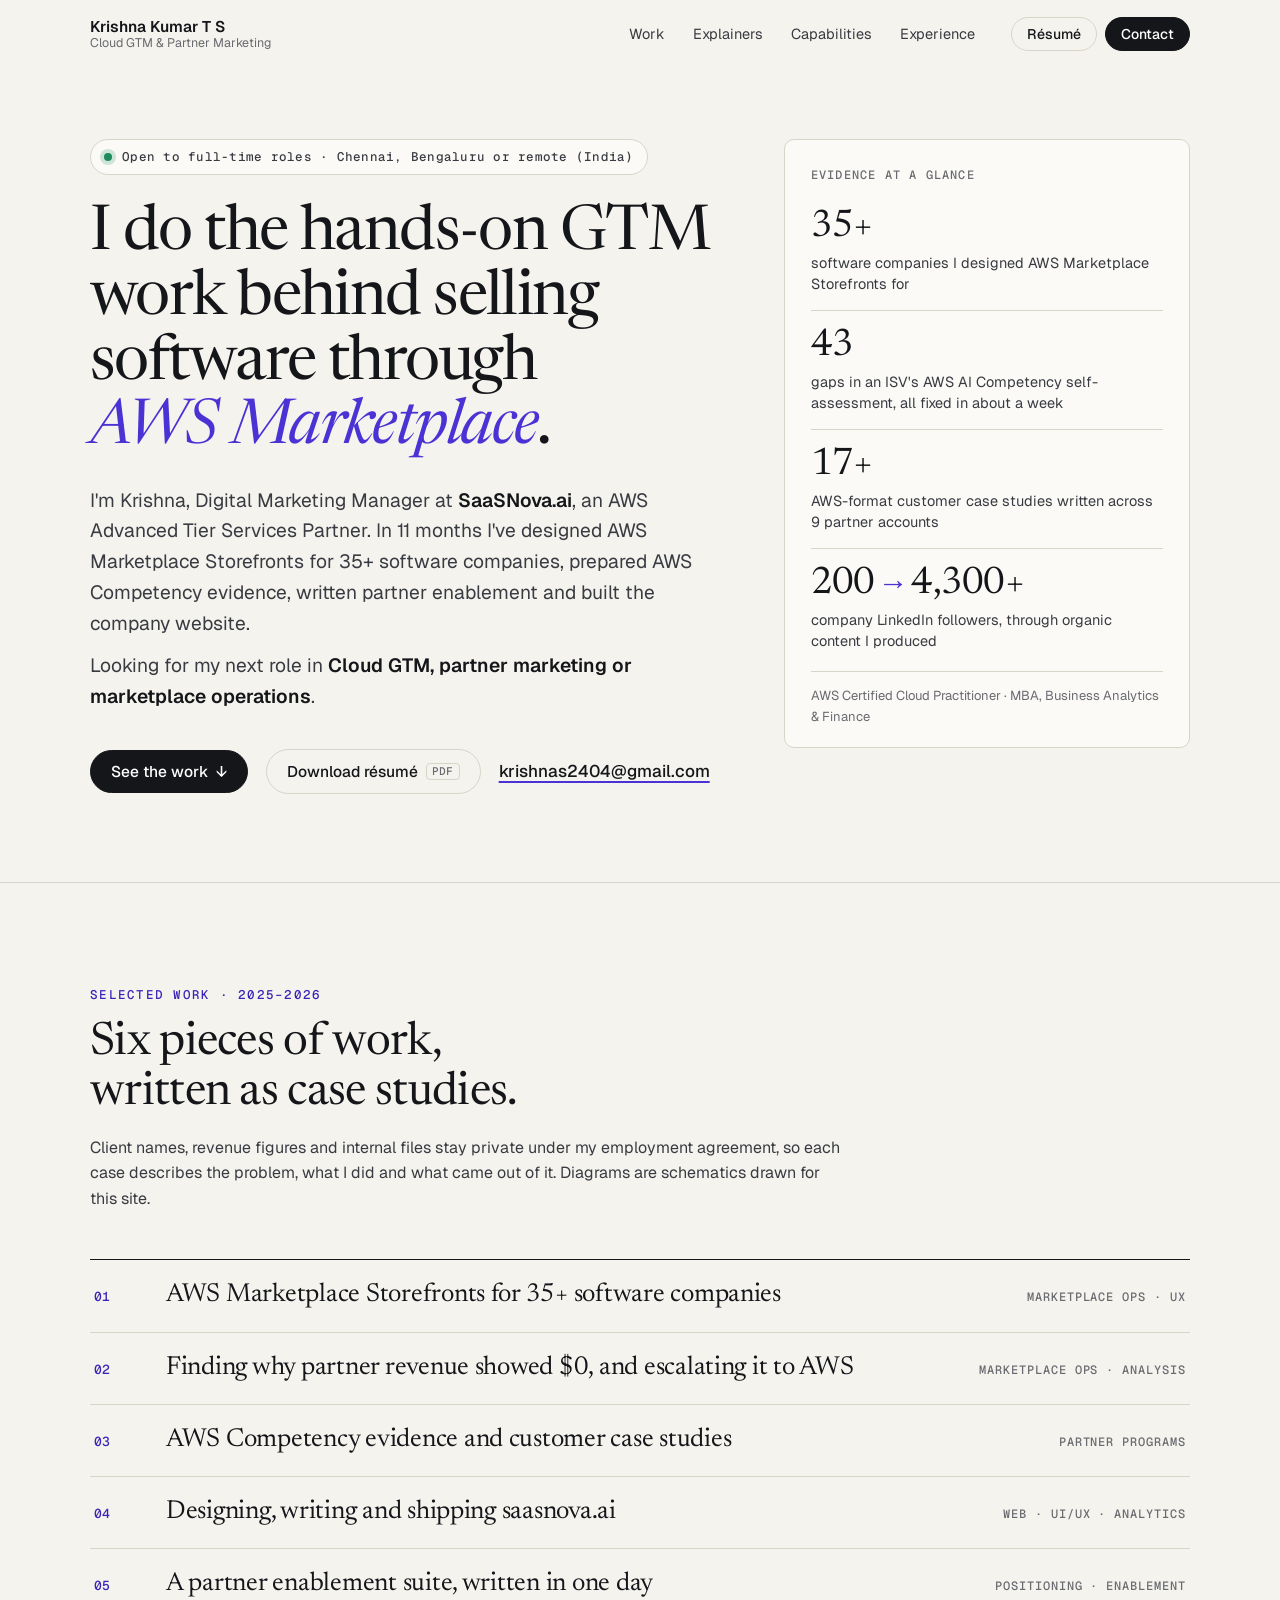
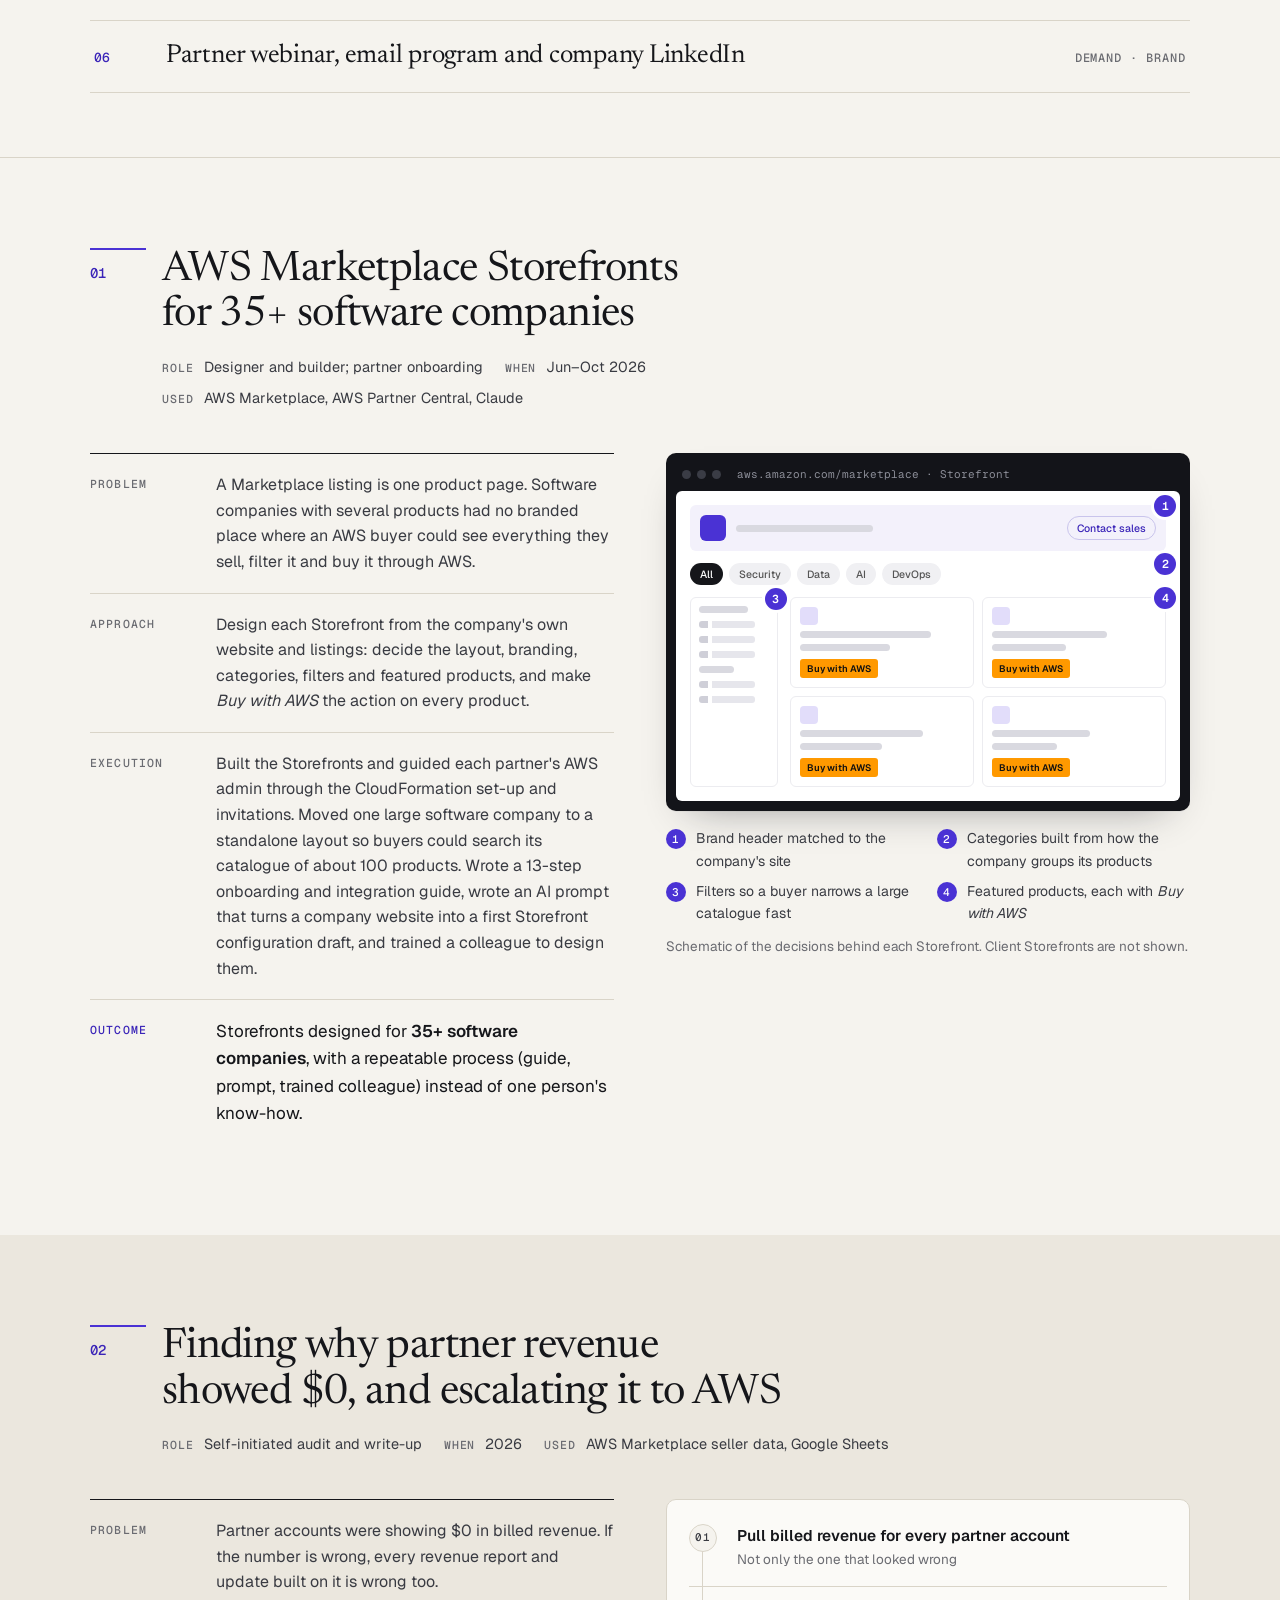
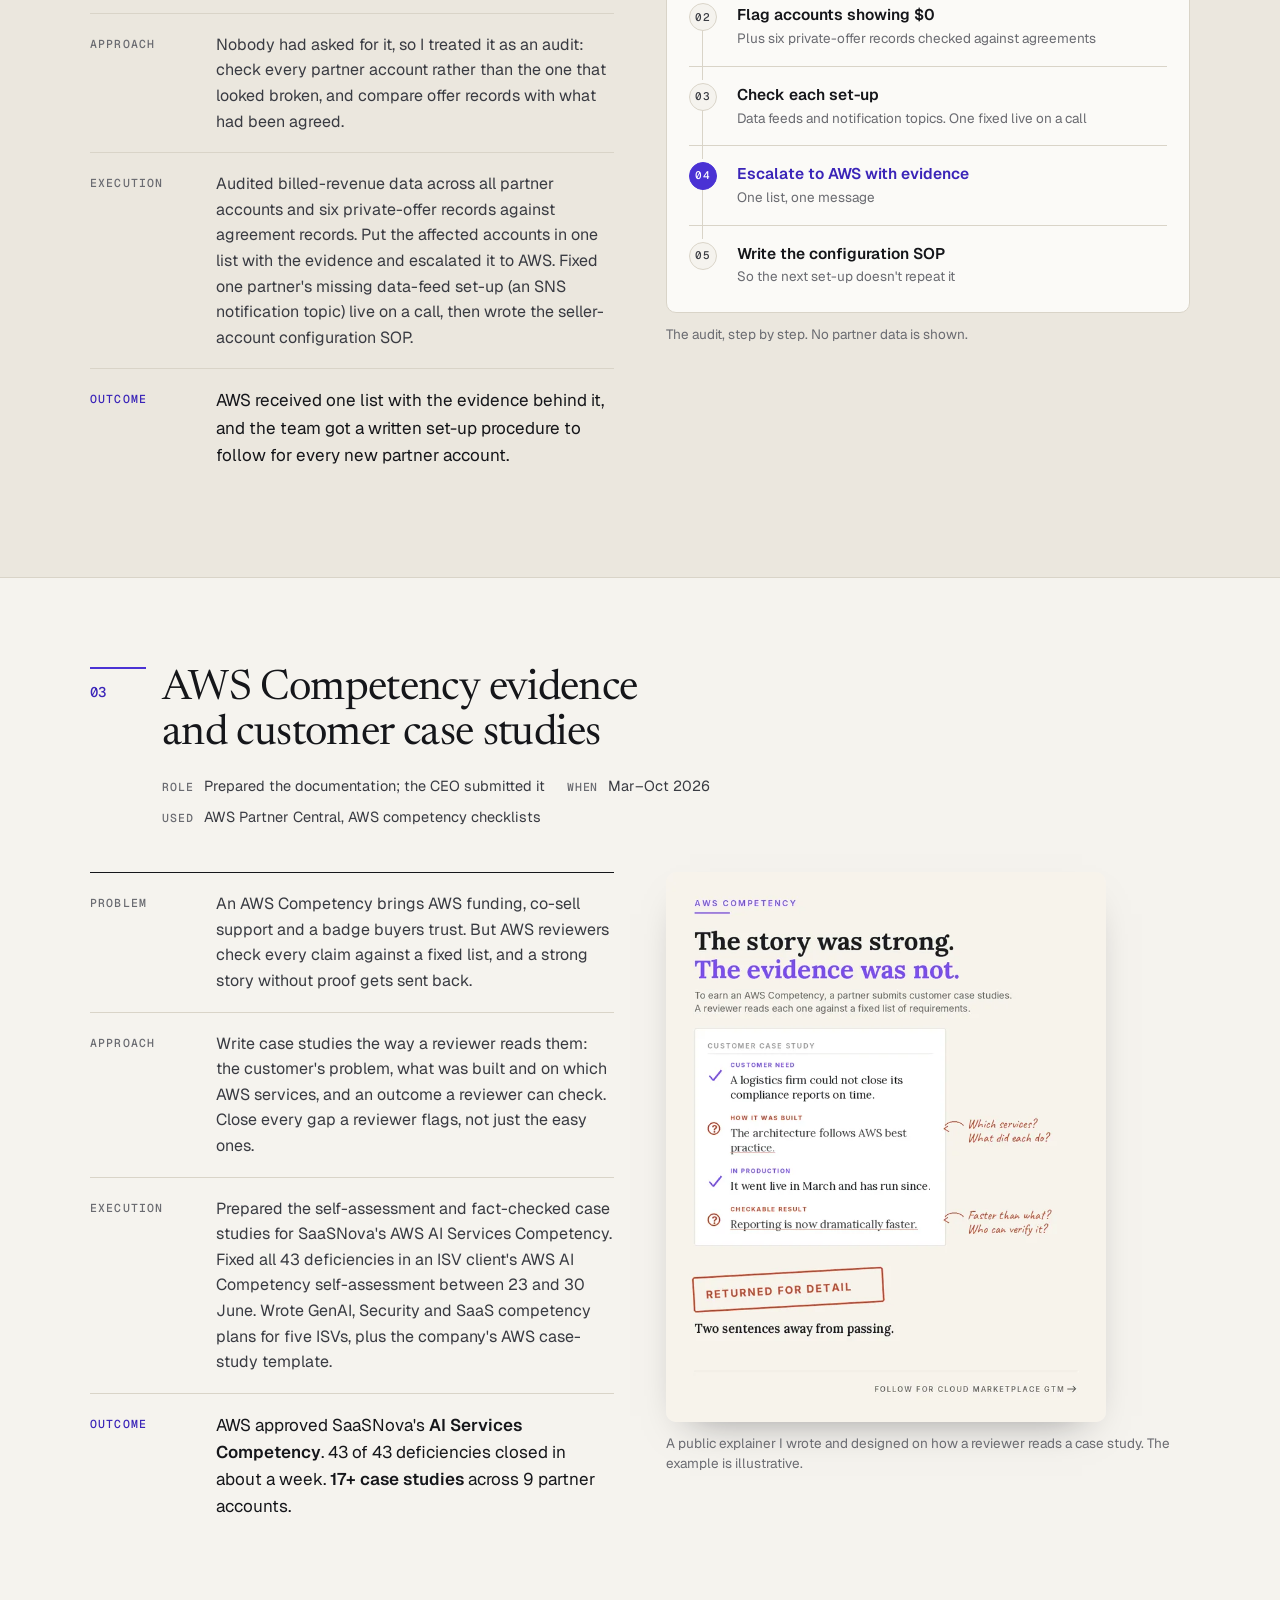
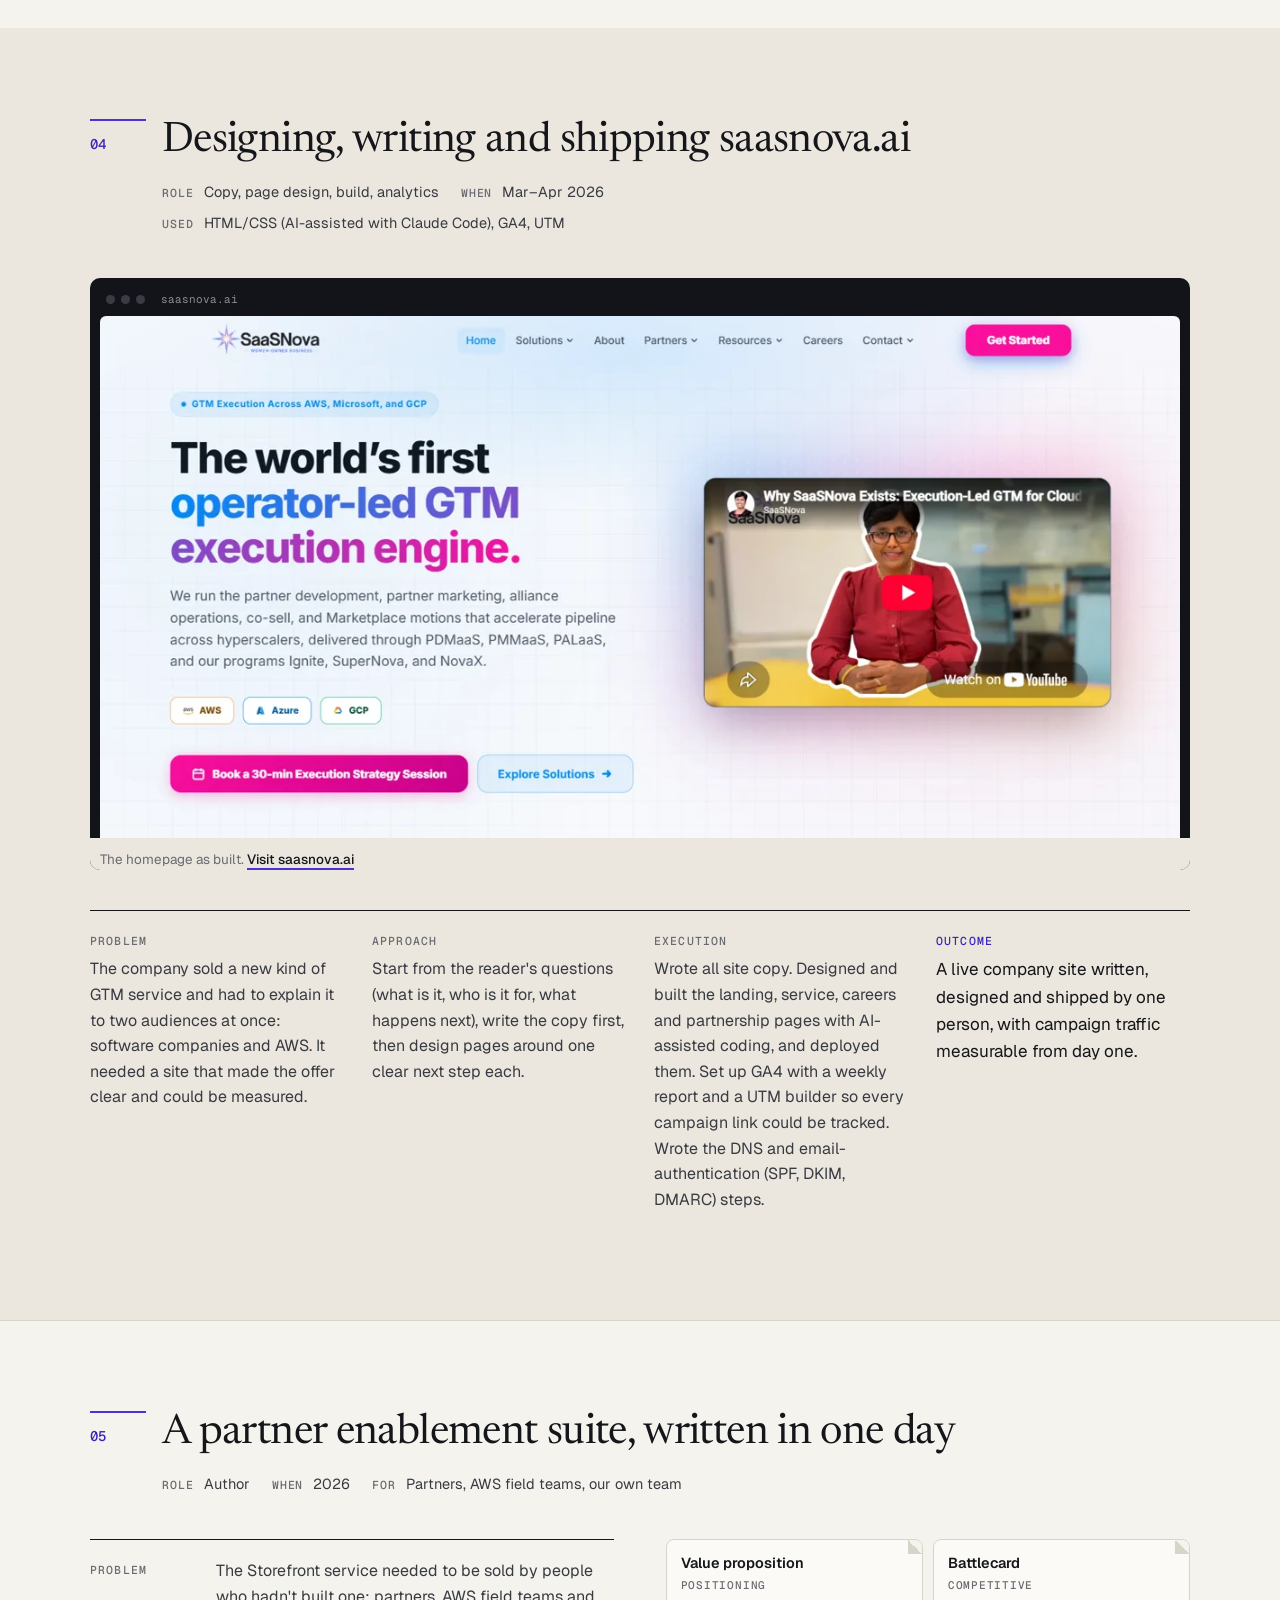
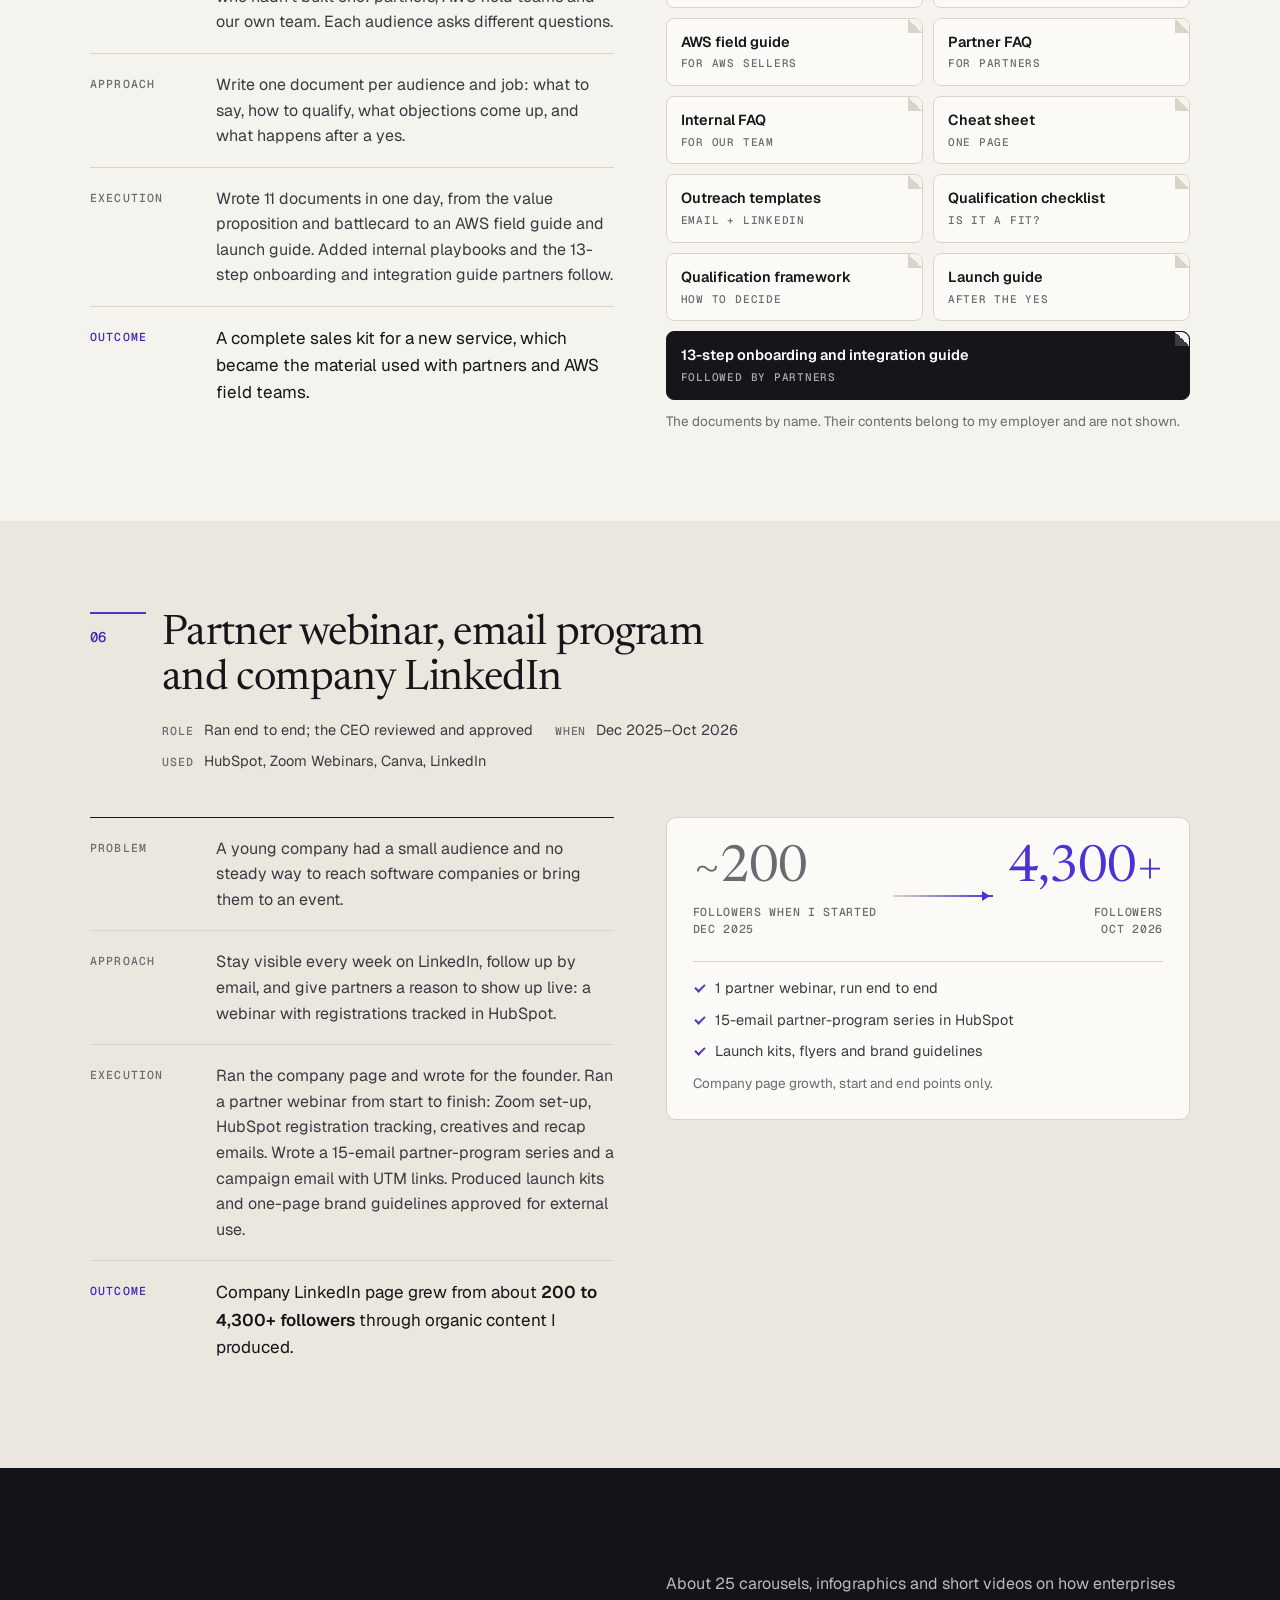
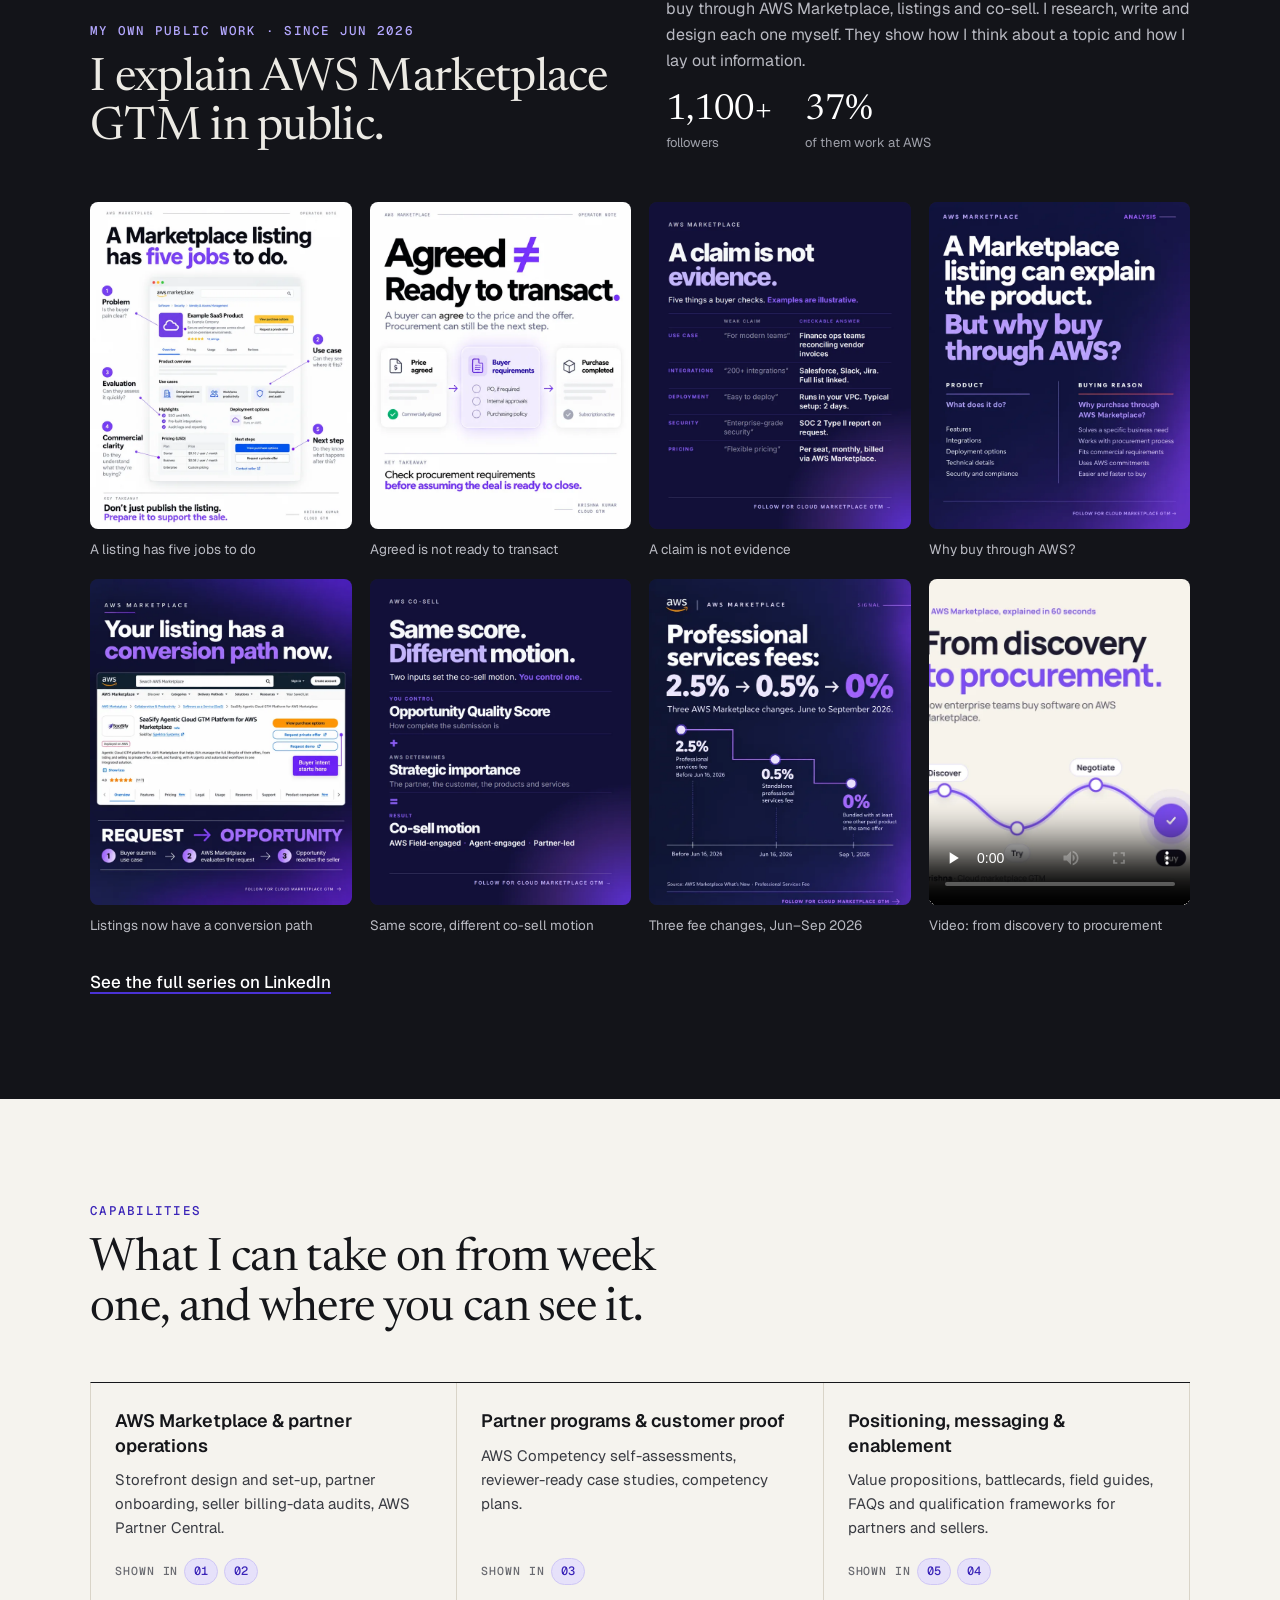
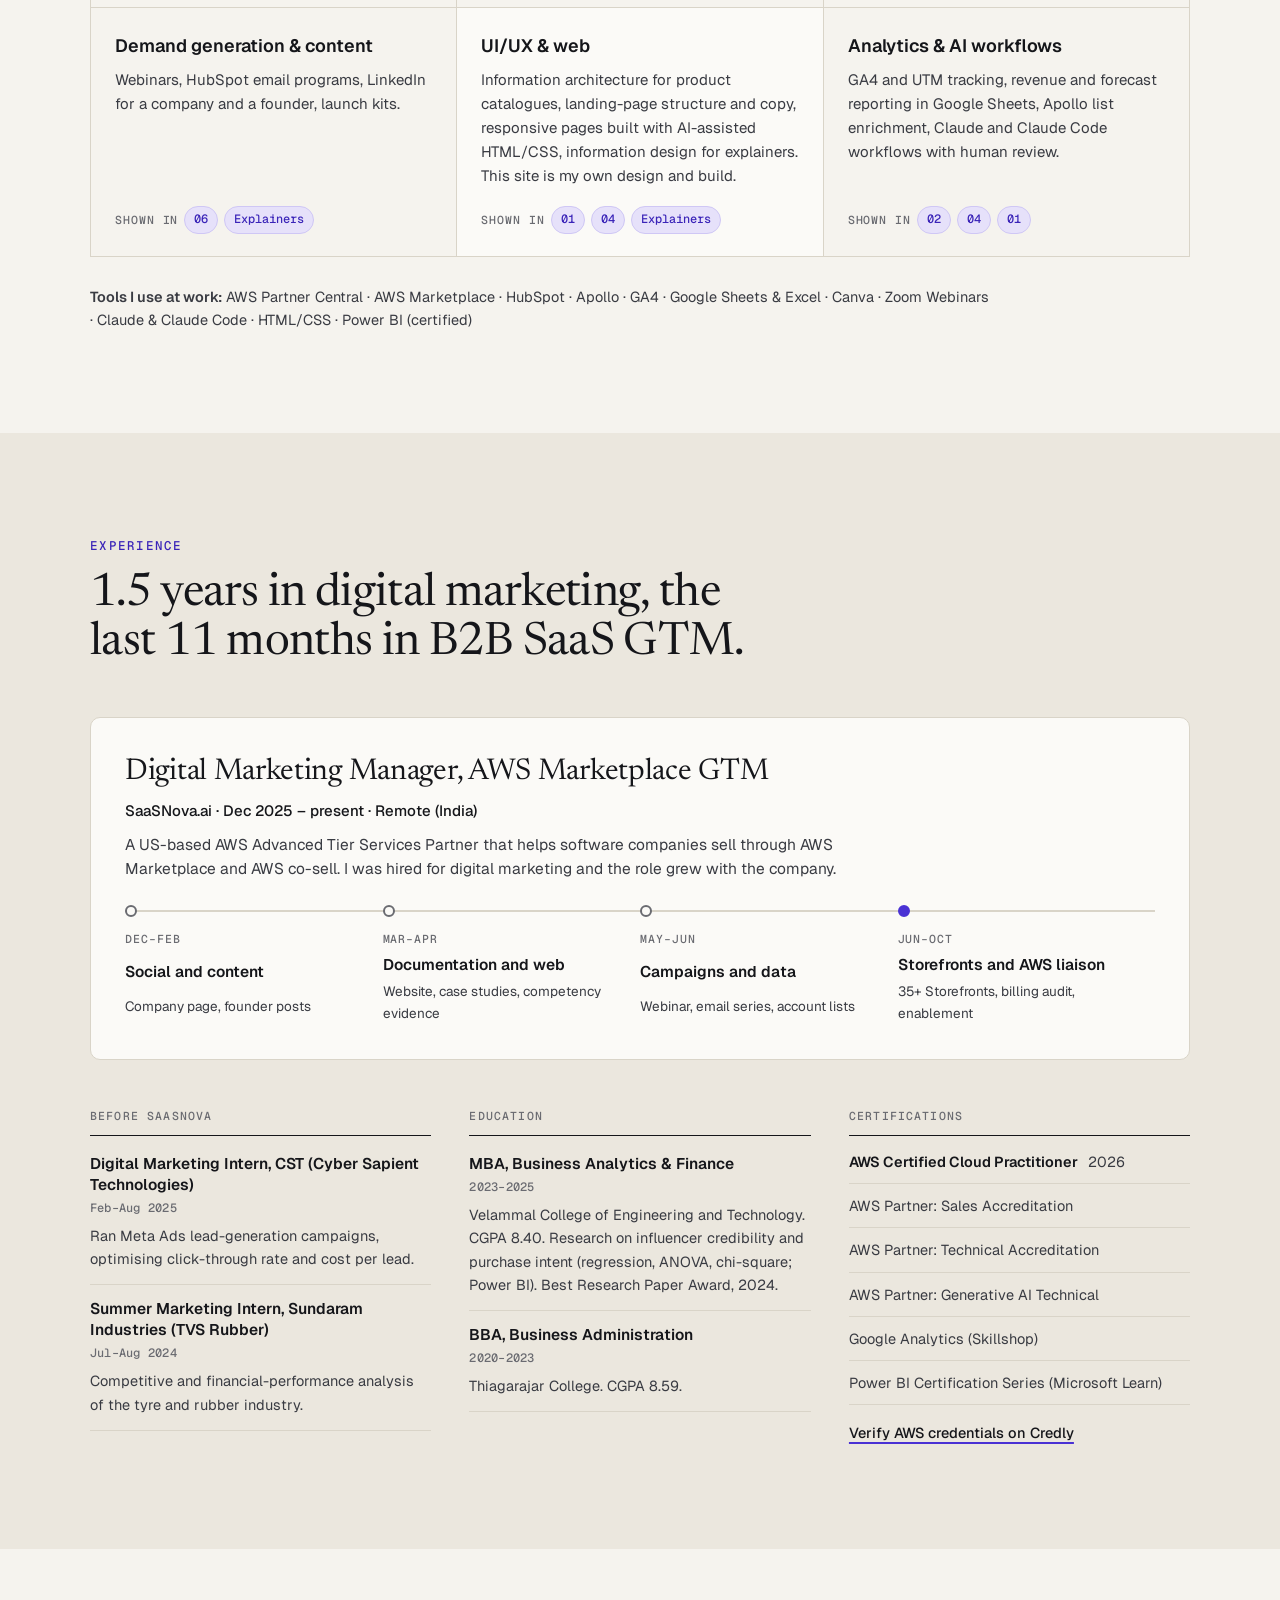
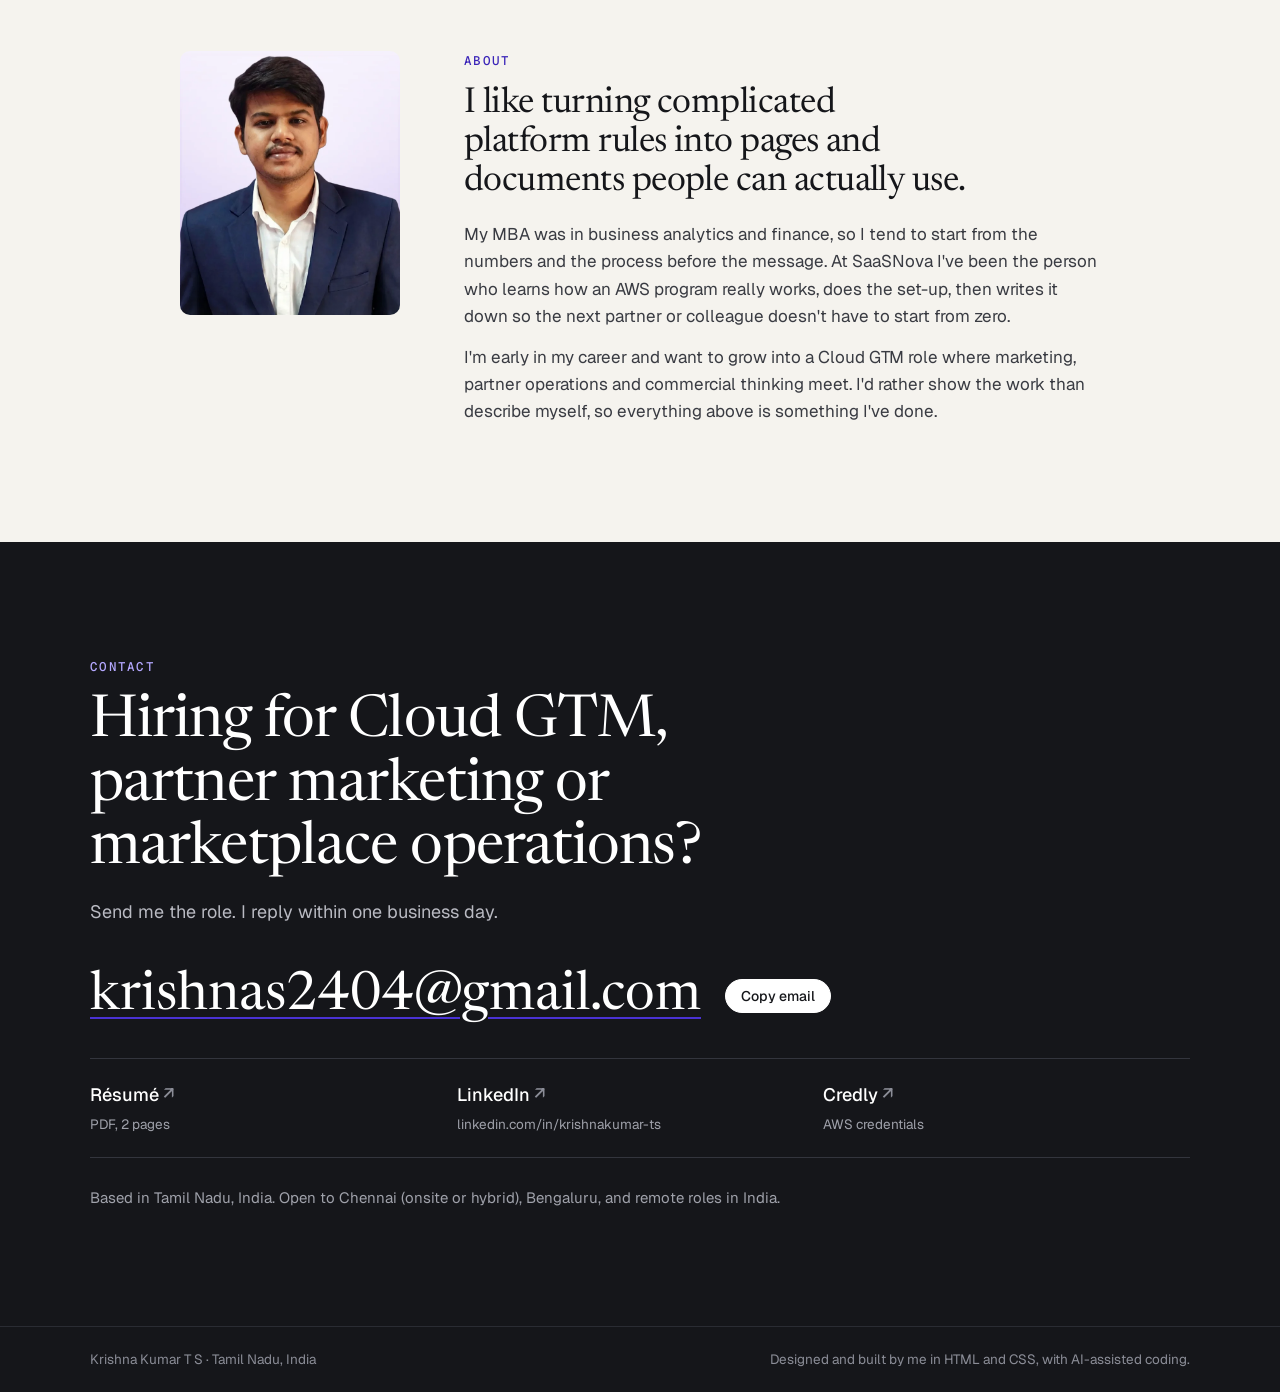
<file: index.html>
<!doctype html>
<html lang="en">
<head>
  <meta charset="utf-8">
  <title>Krishna Kumar T S | Cloud GTM and Partner Marketing</title>
  <link rel="canonical" href="https://krishnakumar-ts.github.io/krishnakumar-ts-cloud-gtm/portfolio.html">
  <meta name="robots" content="noindex">
  <meta http-equiv="refresh" content="0; url=portfolio.html">
  <script>location.replace('portfolio.html' + location.hash)</script>
</head>
<body>
  <p><a href="portfolio.html">Go to the portfolio.</a></p>
</body>
</html>
</file>
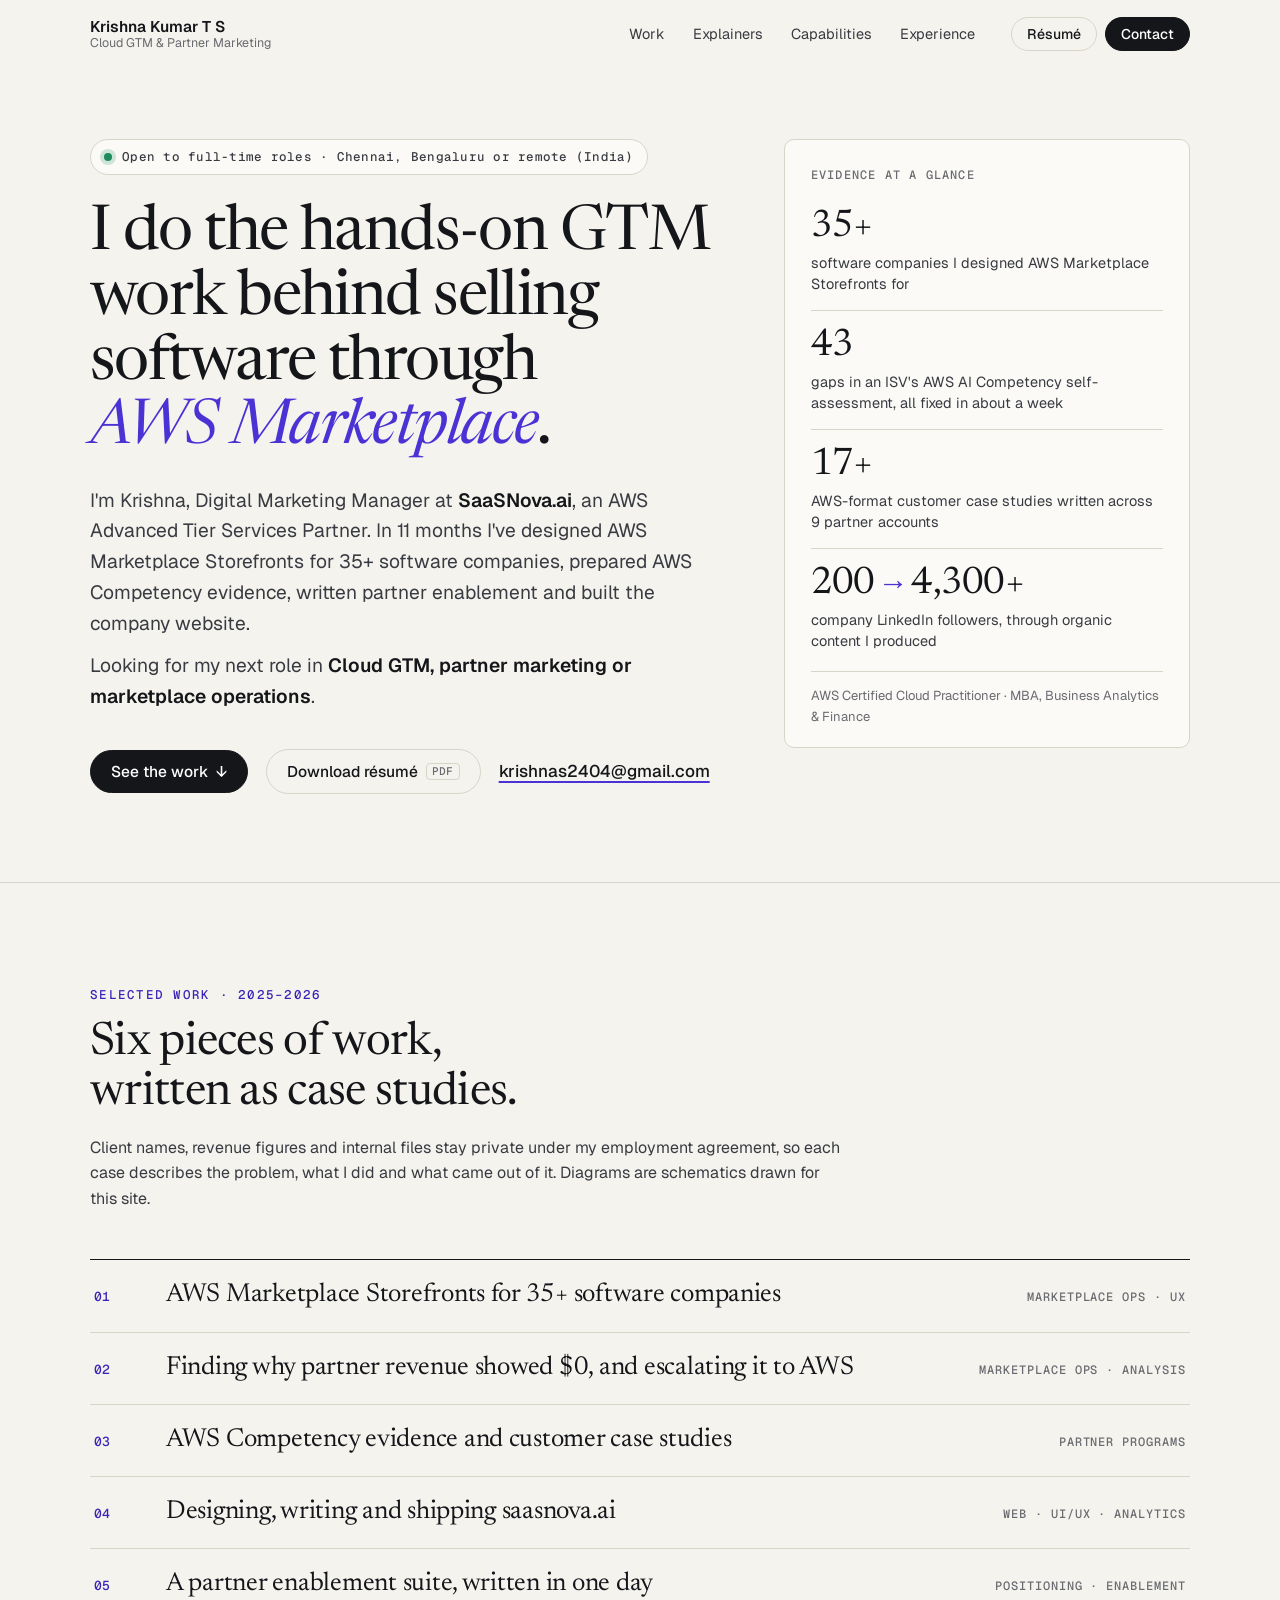
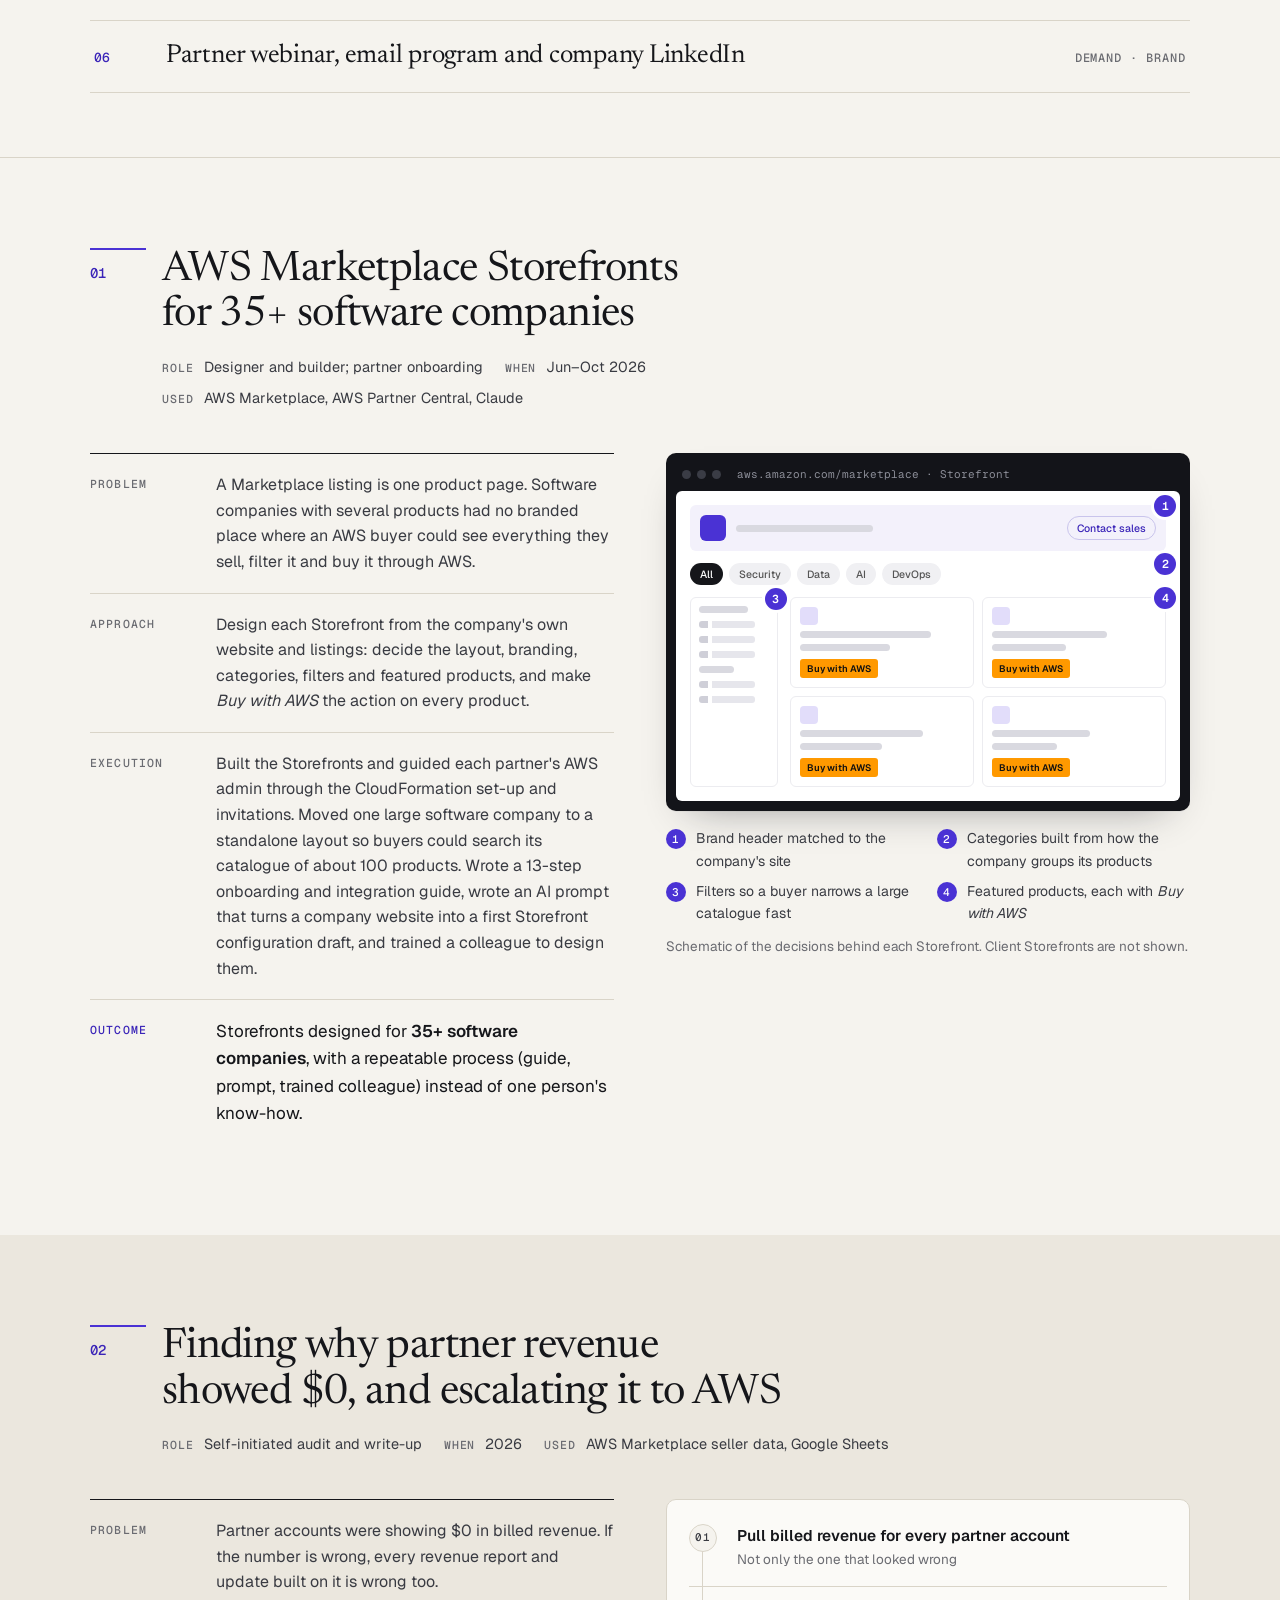
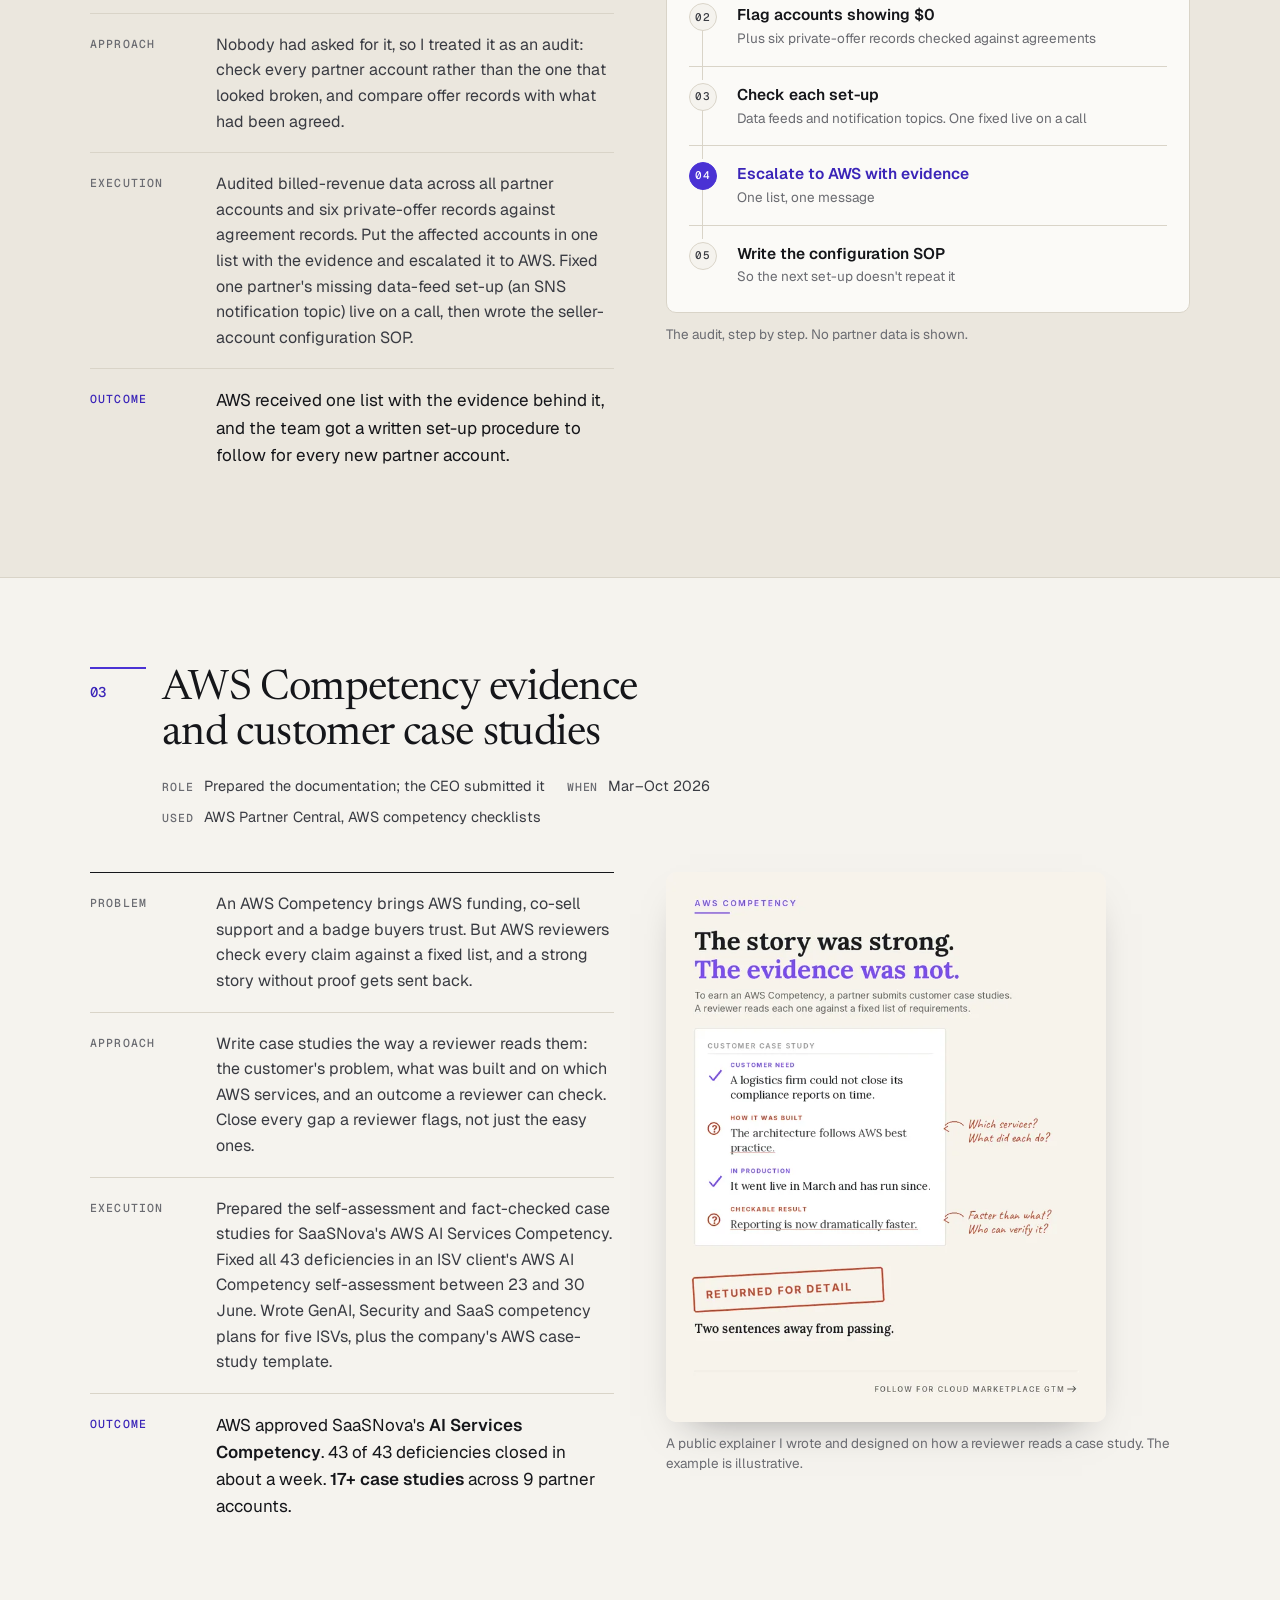
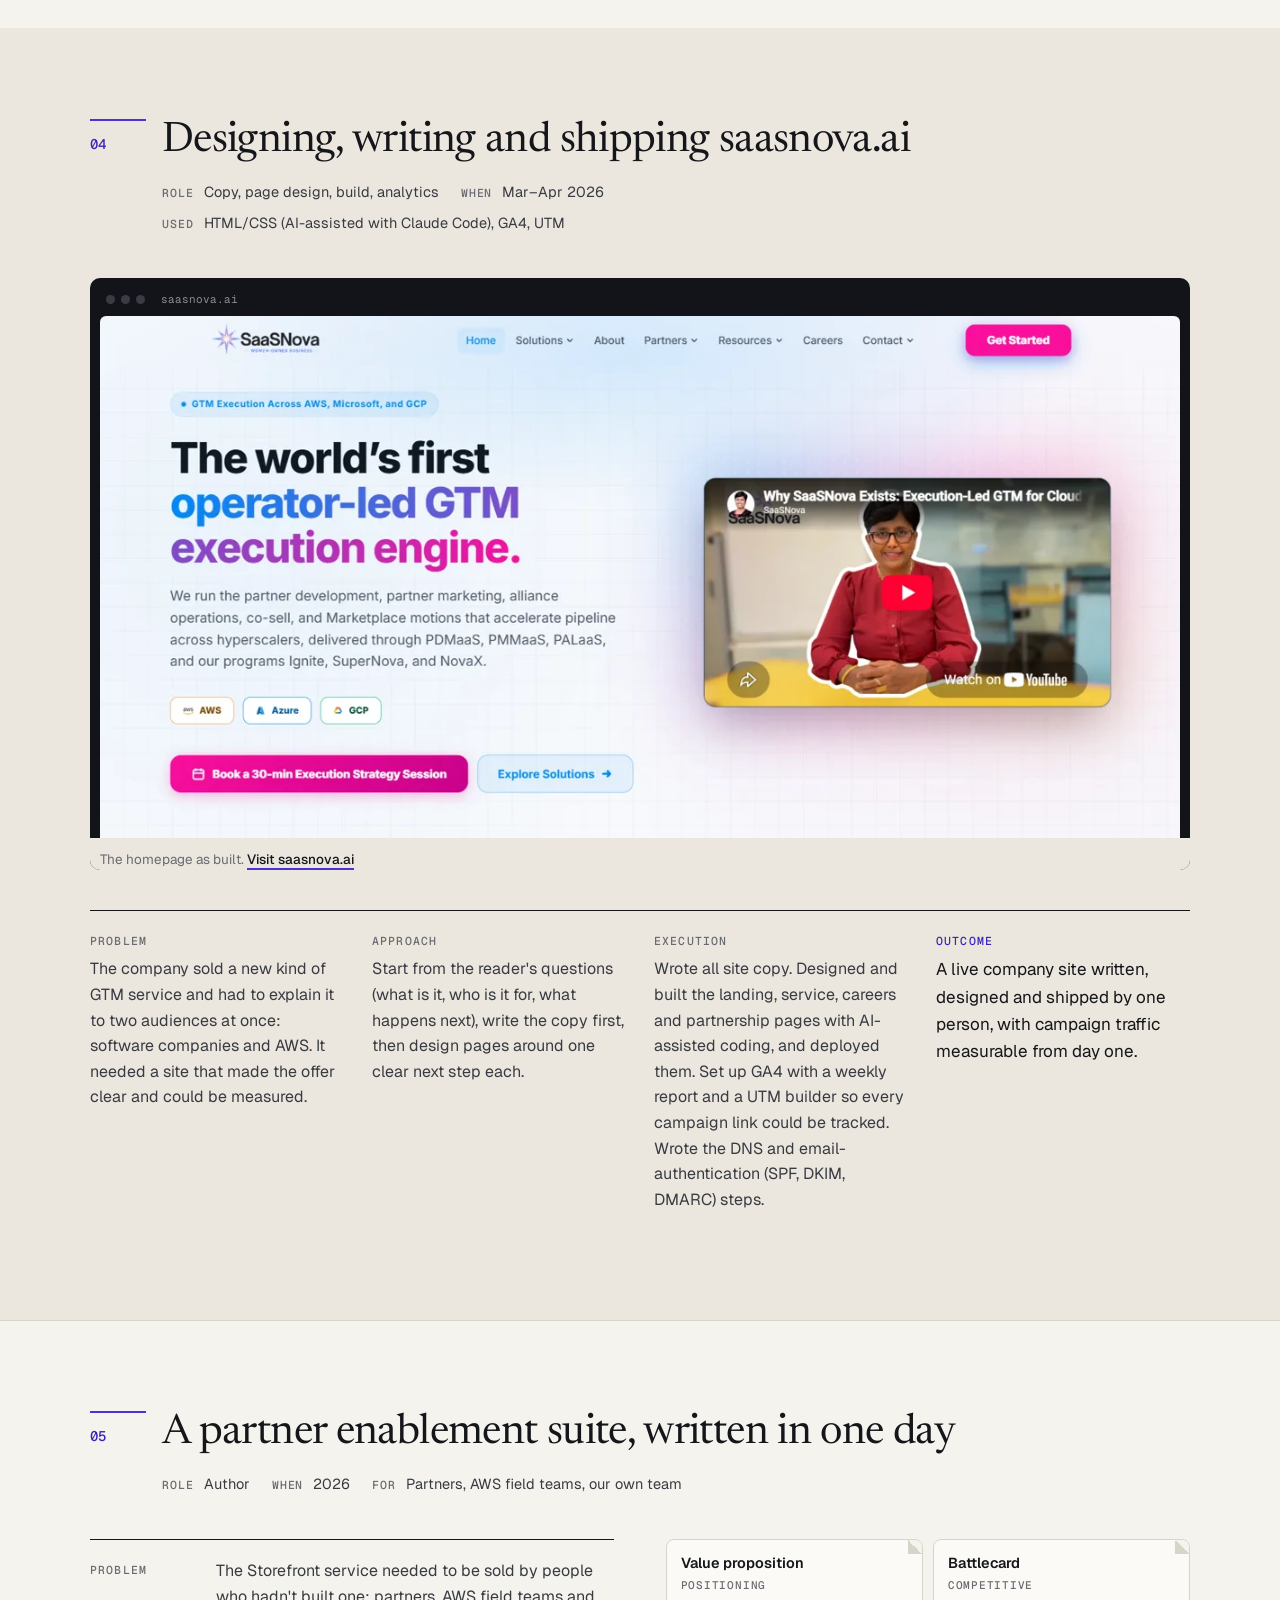
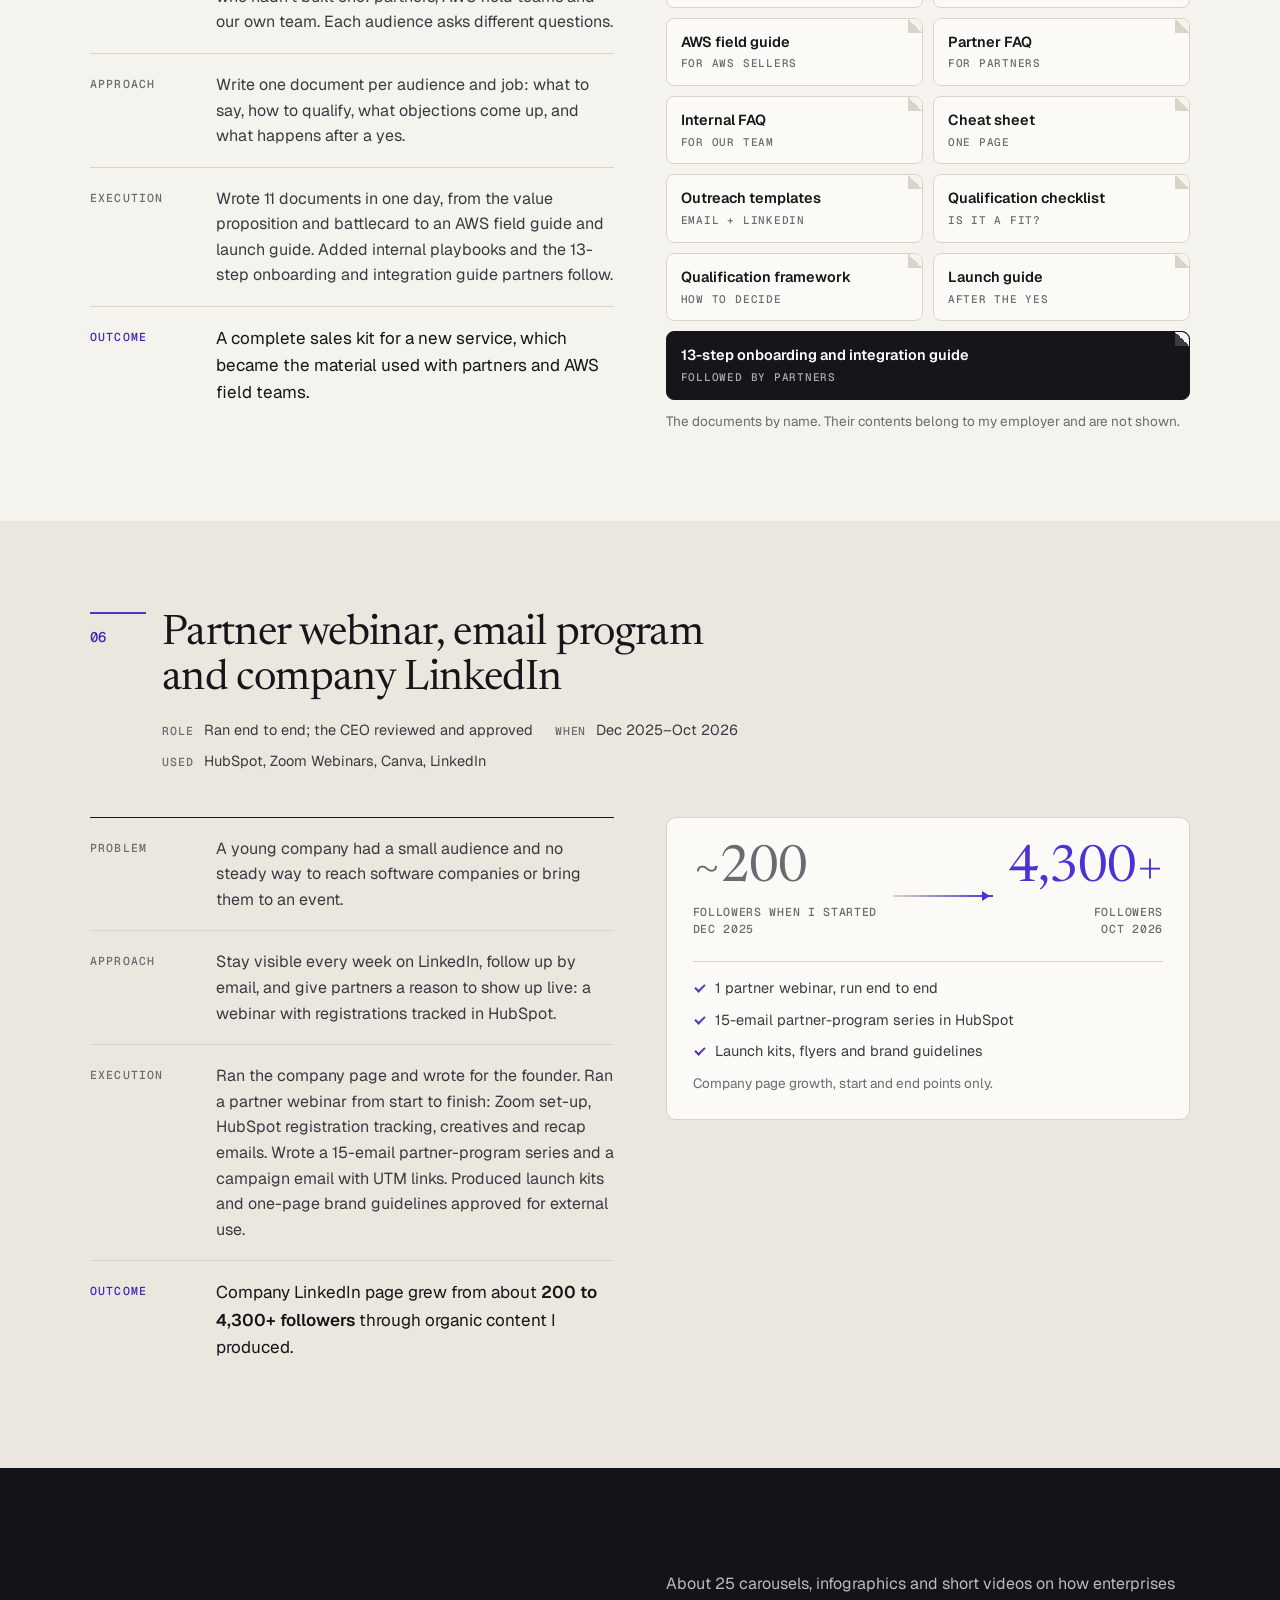
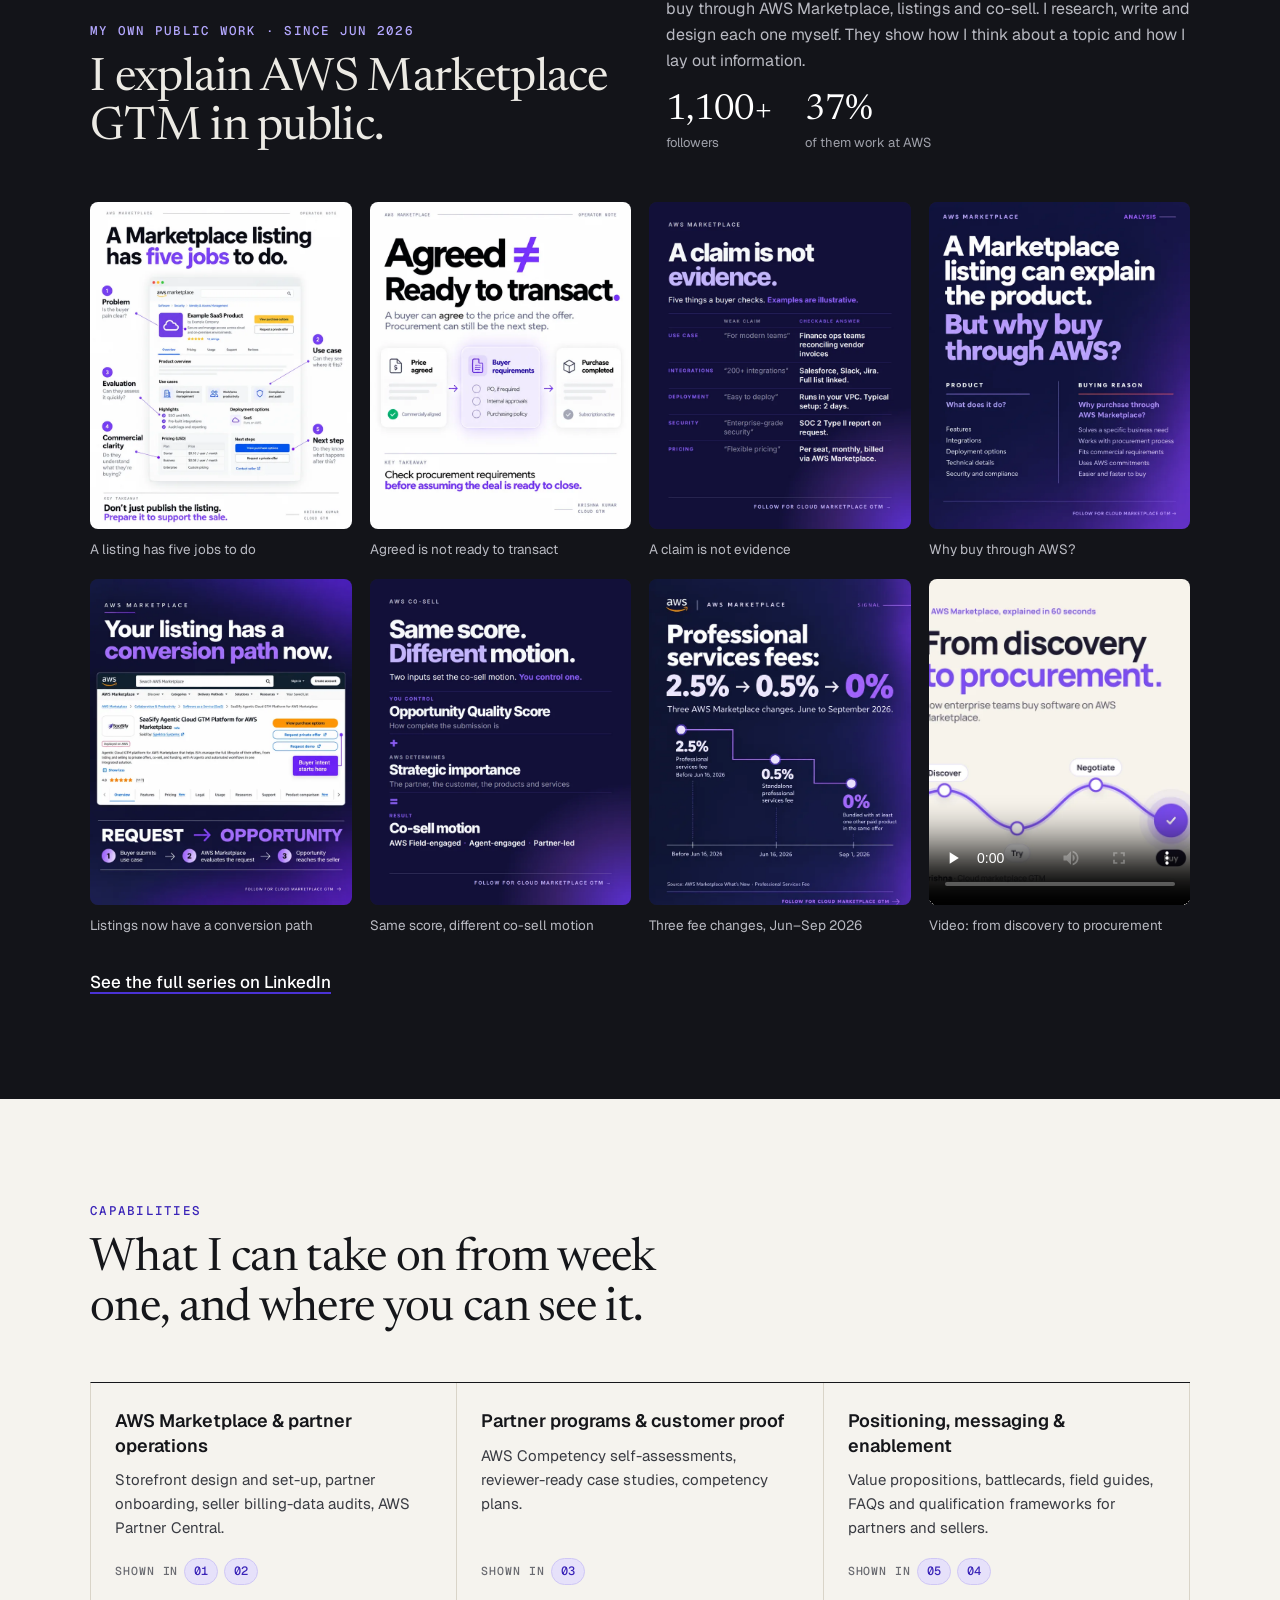
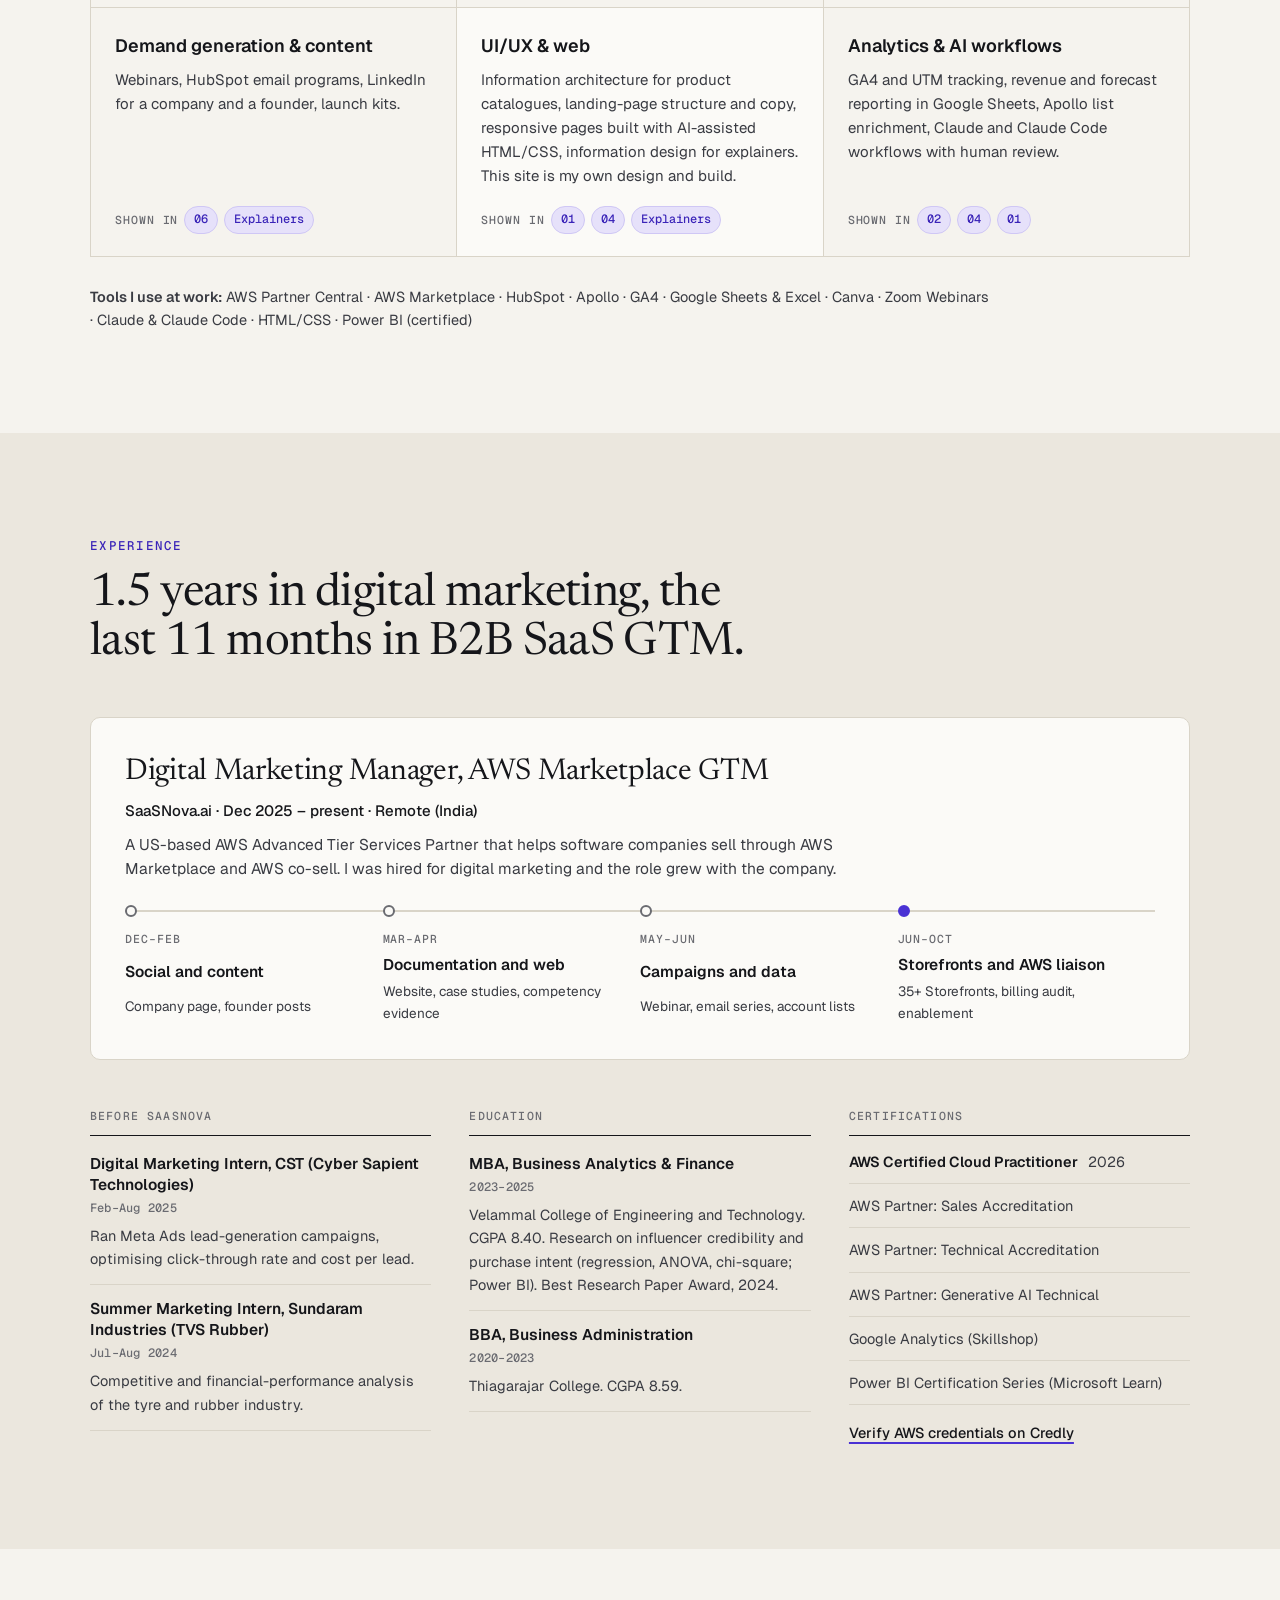
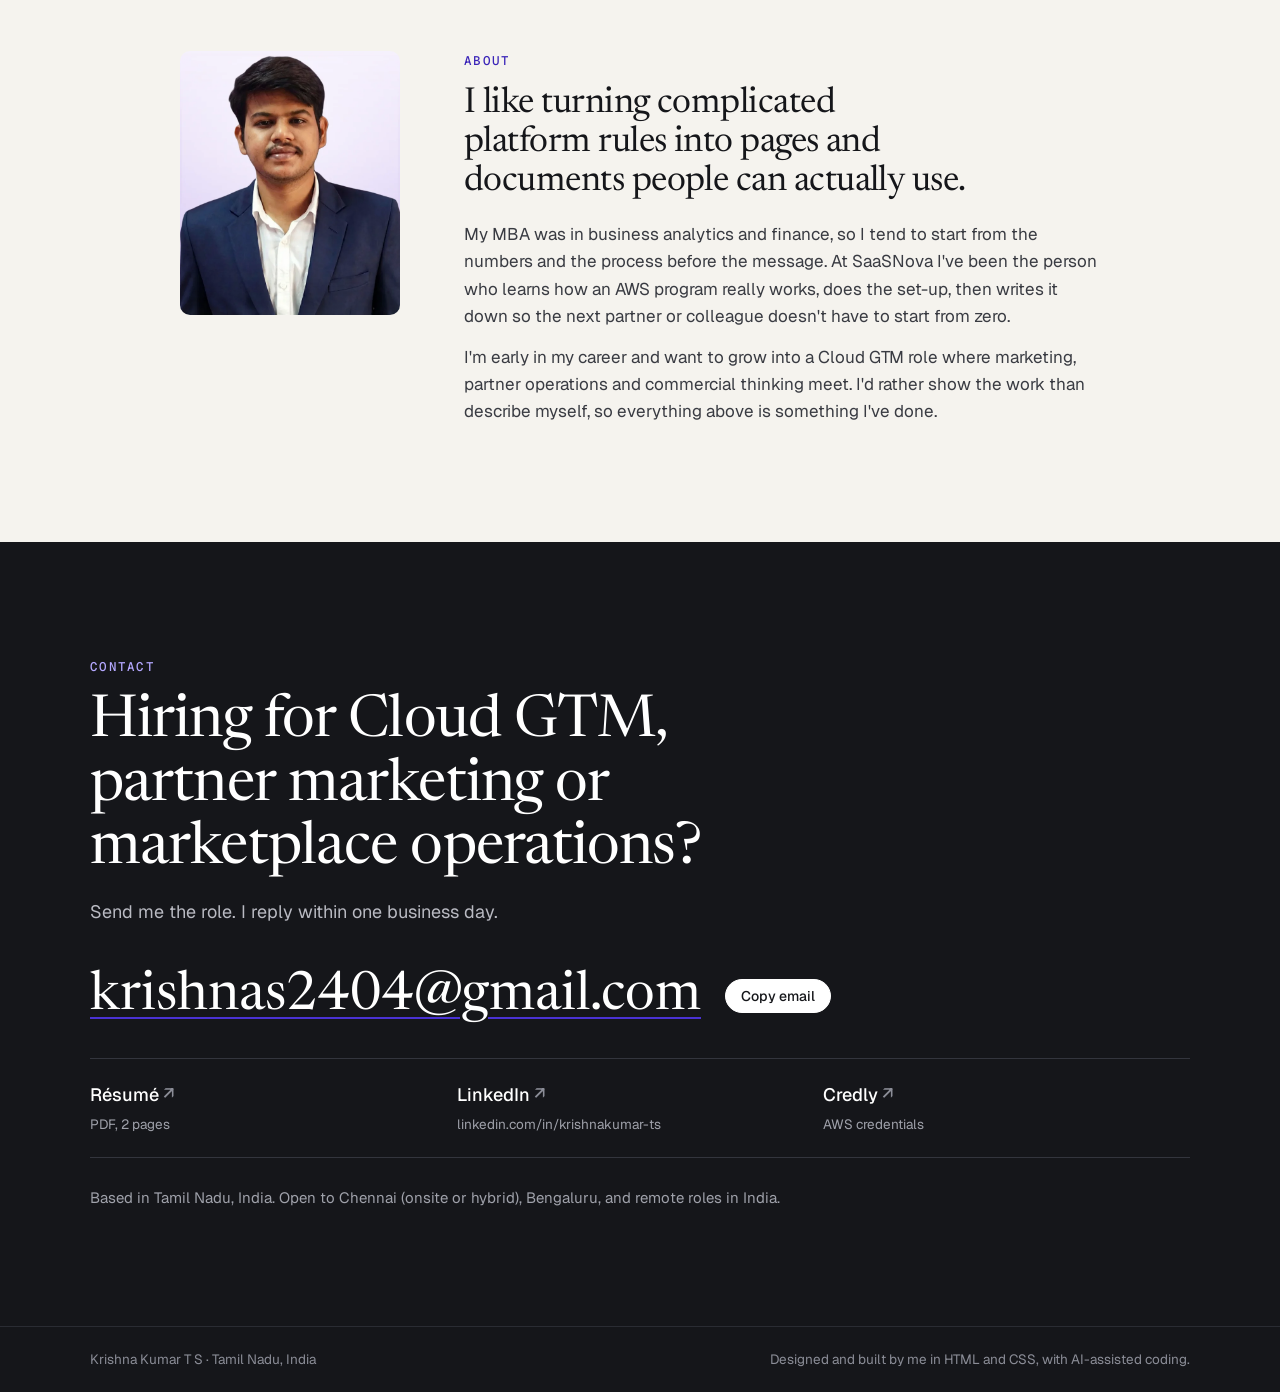
<file: portfolio.html>
<!doctype html>
<html lang="en">
<head>
<meta charset="utf-8">
<meta name="viewport" content="width=device-width, initial-scale=1">
<title>Krishna Kumar T S | Cloud GTM, Partner Marketing and AWS Marketplace</title>
<meta name="description" content="Krishna Kumar T S: AWS Marketplace and partner GTM. Designed AWS Marketplace Storefronts for 35+ software companies, prepared AWS Competency evidence, wrote partner enablement and built a company website. Open to Cloud GTM, partner marketing and marketplace operations roles.">
<link rel="canonical" href="https://krishnakumar-ts.github.io/krishnakumar-ts-cloud-gtm/portfolio.html">
<meta property="og:type" content="profile">
<meta property="og:title" content="Krishna Kumar T S | Cloud GTM and Partner Marketing">
<meta property="og:description" content="AWS Marketplace Storefronts for 35+ software companies, AWS Competency evidence, partner enablement and a company website. Case studies, résumé and contact.">
<meta property="og:image" content="https://krishnakumar-ts.github.io/krishnakumar-ts-cloud-gtm/assets/og.png">
<meta property="og:url" content="https://krishnakumar-ts.github.io/krishnakumar-ts-cloud-gtm/portfolio.html">
<meta name="twitter:card" content="summary_large_image">
<meta name="theme-color" content="#f5f3ee">
<link rel="icon" href="assets/favicon.svg" type="image/svg+xml">
<link rel="preconnect" href="https://fonts.googleapis.com">
<link rel="preconnect" href="https://fonts.gstatic.com" crossorigin>
<link href="https://fonts.googleapis.com/css2?family=Geist:wght@400;500;600&family=Geist+Mono:wght@400;500&family=Newsreader:ital,opsz,wght@0,6..72,400;0,6..72,500;1,6..72,400&display=swap" rel="stylesheet">
<link rel="stylesheet" href="css/style.css?v=hire1">
</head>
<body>
<a class="skip" href="#main">Skip to content</a>

<header class="top" id="top">
  <div class="wrap top-in">
    <a class="mark" href="#main" aria-label="Krishna Kumar T S, back to top">
      <span class="mark-name">Krishna Kumar T S</span>
      <span class="mark-role">Cloud GTM &amp; Partner Marketing</span>
    </a>
    <nav class="nav" aria-label="Sections">
      <a href="#work">Work</a>
      <a href="#explainers">Explainers</a>
      <a href="#capabilities">Capabilities</a>
      <a href="#experience">Experience</a>
    </nav>
    <div class="top-cta">
      <a class="btn btn-ghost btn-sm" href="assets/Krishna-Kumar-TS-Resume.pdf" target="_blank" rel="noopener">Résumé</a>
      <a class="btn btn-sm" href="#contact">Contact</a>
    </div>
  </div>
</header>

<main id="main">

  <!-- HERO -->
  <section class="hero" aria-labelledby="hero-title">
    <div class="wrap hero-grid">
      <div class="hero-copy">
        <p class="status"><span class="dot" aria-hidden="true"></span>Open to full-time roles · Chennai, Bengaluru or remote (India)</p>
        <h1 id="hero-title">I do the hands&#8209;on GTM work behind selling software through <em>AWS&nbsp;Marketplace</em>.</h1>
        <p class="lede">I'm Krishna, Digital Marketing Manager at <strong>SaaSNova.ai</strong>, an AWS Advanced Tier Services Partner. In 11 months I've designed AWS Marketplace Storefronts for 35+ software companies, prepared AWS Competency evidence, written partner enablement and built the company website.</p>
        <p class="lede lede-2">Looking for my next role in <strong>Cloud GTM, partner marketing or marketplace operations</strong>.</p>
        <div class="actions">
          <a class="btn" href="#work">See the work <span aria-hidden="true">↓</span></a>
          <a class="btn btn-ghost" href="assets/Krishna-Kumar-TS-Resume.pdf" target="_blank" rel="noopener">Download résumé <span class="sub">PDF</span></a>
          <a class="link" href="mailto:krishnas2404@gmail.com?subject=Role%20at%20%5Bcompany%5D">krishnas2404@gmail.com</a>
        </div>
      </div>

      <aside class="proof" aria-label="Evidence at a glance">
        <p class="proof-h">Evidence at a glance</p>
        <dl>
          <div><dt>35+</dt><dd>software companies I designed AWS Marketplace Storefronts for</dd></div>
          <div><dt>43</dt><dd>gaps in an ISV's AWS AI Competency self-assessment, all fixed in about a week</dd></div>
          <div><dt>17+</dt><dd>AWS-format customer case studies written across 9 partner accounts</dd></div>
          <div><dt>200<span class="arrow">→</span>4,300+</dt><dd>company LinkedIn followers, through organic content I produced</dd></div>
        </dl>
        <p class="proof-foot">AWS Certified Cloud Practitioner · MBA, Business Analytics &amp; Finance</p>
      </aside>
    </div>
  </section>

  <!-- WORK INDEX -->
  <section id="work" class="work-index" aria-labelledby="work-title">
    <div class="wrap">
      <div class="sec-head">
        <p class="kicker">Selected work · 2025–2026</p>
        <h2 id="work-title">Six pieces of work, written as case studies.</h2>
        <p class="sec-note">Client names, revenue figures and internal files stay private under my employment agreement, so each case describes the problem, what I did and what came out of it. Diagrams are schematics drawn for this site.</p>
      </div>
      <ol class="index">
        <li><a href="#cs-storefronts"><span class="i-n">01</span><span class="i-t">AWS Marketplace Storefronts for 35+ software companies</span><span class="i-s">Marketplace ops · UX</span></a></li>
        <li><a href="#cs-billing"><span class="i-n">02</span><span class="i-t">Finding why partner revenue showed $0, and escalating it to AWS</span><span class="i-s">Marketplace ops · Analysis</span></a></li>
        <li><a href="#cs-competency"><span class="i-n">03</span><span class="i-t">AWS Competency evidence and customer case studies</span><span class="i-s">Partner programs</span></a></li>
        <li><a href="#cs-website"><span class="i-n">04</span><span class="i-t">Designing, writing and shipping saasnova.ai</span><span class="i-s">Web · UI/UX · Analytics</span></a></li>
        <li><a href="#cs-enablement"><span class="i-n">05</span><span class="i-t">A partner enablement suite, written in one day</span><span class="i-s">Positioning · Enablement</span></a></li>
        <li><a href="#cs-demand"><span class="i-n">06</span><span class="i-t">Partner webinar, email program and company LinkedIn</span><span class="i-s">Demand · Brand</span></a></li>
      </ol>
    </div>
  </section>

  <!-- CASE 01 -->
  <article id="cs-storefronts" class="case" aria-labelledby="cs1-t">
    <div class="wrap">
      <header class="case-head">
        <p class="case-n">01</p>
        <div>
          <h2 id="cs1-t">AWS Marketplace Storefronts for 35+ software companies</h2>
          <ul class="meta">
            <li><b>Role</b> Designer and builder; partner onboarding</li>
            <li><b>When</b> Jun–Oct 2026</li>
            <li><b>Used</b> AWS Marketplace, AWS Partner Central, Claude</li>
          </ul>
        </div>
      </header>

      <div class="case-body">
        <div class="pae">
          <section><h3>Problem</h3><p>A Marketplace listing is one product page. Software companies with several products had no branded place where an AWS buyer could see everything they sell, filter it and buy it through AWS.</p></section>
          <section><h3>Approach</h3><p>Design each Storefront from the company's own website and listings: decide the layout, branding, categories, filters and featured products, and make <em>Buy with AWS</em> the action on every product.</p></section>
          <section><h3>Execution</h3><p>Built the Storefronts and guided each partner's AWS admin through the CloudFormation set-up and invitations. Moved one large software company to a standalone layout so buyers could search its catalogue of about 100 products. Wrote a 13-step onboarding and integration guide, wrote an AI prompt that turns a company website into a first Storefront configuration draft, and trained a colleague to design them.</p></section>
          <section class="outcome"><h3>Outcome</h3><p>Storefronts designed for <strong>35+ software companies</strong>, with a repeatable process (guide, prompt, trained colleague) instead of one person's know-how.</p>
            <p class="gap" hidden>Review note: add how many of the 35+ are live today, and any buyer-side metric you are allowed to share.</p></section>
        </div>

        <figure class="vis" aria-labelledby="cs1-cap">
          <div class="sf" aria-hidden="true">
            <div class="sf-chrome"><i></i><i></i><i></i><span>aws.amazon.com/marketplace · Storefront</span></div>
            <div class="sf-page">
              <div class="sf-brand zone"><b class="logo"></b><span class="ln w30"></span><span class="pill">Contact sales</span><em class="tagn">1</em></div>
              <div class="sf-cats zone"><span class="on">All</span><span>Security</span><span>Data</span><span>AI</span><span>DevOps</span><em class="tagn">2</em></div>
              <div class="sf-main">
                <div class="sf-filters zone"><span class="ln w70"></span><span class="chk"></span><span class="chk"></span><span class="chk"></span><span class="ln w50"></span><span class="chk"></span><span class="chk"></span><em class="tagn">3</em></div>
                <div class="sf-grid zone">
                  <div class="card"><b></b><span class="ln w80"></span><span class="ln w55"></span><span class="buy">Buy with AWS</span></div>
                  <div class="card"><b></b><span class="ln w70"></span><span class="ln w45"></span><span class="buy">Buy with AWS</span></div>
                  <div class="card"><b></b><span class="ln w75"></span><span class="ln w50"></span><span class="buy">Buy with AWS</span></div>
                  <div class="card"><b></b><span class="ln w60"></span><span class="ln w40"></span><span class="buy">Buy with AWS</span></div>
                  <em class="tagn">4</em>
                </div>
              </div>
            </div>
          </div>
          <ol class="legend">
            <li><b>1</b><span>Brand header matched to the company's site</span></li>
            <li><b>2</b><span>Categories built from how the company groups its products</span></li>
            <li><b>3</b><span>Filters so a buyer narrows a large catalogue fast</span></li>
            <li><b>4</b><span>Featured products, each with <em>Buy with AWS</em></span></li>
          </ol>
          <figcaption id="cs1-cap">Schematic of the decisions behind each Storefront. Client Storefronts are not shown.</figcaption>
        </figure>
      </div>
    </div>
  </article>

  <!-- CASE 02 -->
  <article id="cs-billing" class="case case-alt" aria-labelledby="cs2-t">
    <div class="wrap">
      <header class="case-head">
        <p class="case-n">02</p>
        <div>
          <h2 id="cs2-t">Finding why partner revenue showed $0, and escalating it to AWS</h2>
          <ul class="meta">
            <li><b>Role</b> Self-initiated audit and write-up</li>
            <li><b>When</b> 2026</li>
            <li><b>Used</b> AWS Marketplace seller data, Google Sheets</li>
          </ul>
        </div>
      </header>

      <div class="case-body">
        <div class="pae">
          <section><h3>Problem</h3><p>Partner accounts were showing $0 in billed revenue. If the number is wrong, every revenue report and update built on it is wrong too.</p></section>
          <section><h3>Approach</h3><p>Nobody had asked for it, so I treated it as an audit: check every partner account rather than the one that looked broken, and compare offer records with what had been agreed.</p></section>
          <section><h3>Execution</h3><p>Audited billed-revenue data across all partner accounts and six private-offer records against agreement records. Put the affected accounts in one list with the evidence and escalated it to AWS. Fixed one partner's missing data-feed set-up (an SNS notification topic) live on a call, then wrote the seller-account configuration SOP.</p></section>
          <section class="outcome"><h3>Outcome</h3><p>AWS received one list with the evidence behind it, and the team got a written set-up procedure to follow for every new partner account.</p>
            <p class="gap" hidden>Review note: add what AWS changed after the escalation, if you can share it.</p></section>
        </div>

        <figure class="vis vis-flow" aria-labelledby="cs2-cap">
          <ol class="flow">
            <li><span class="f-n">01</span><b>Pull billed revenue for every partner account</b><span>Not only the one that looked wrong</span></li>
            <li><span class="f-n">02</span><b>Flag accounts showing $0</b><span>Plus six private-offer records checked against agreements</span></li>
            <li><span class="f-n">03</span><b>Check each set-up</b><span>Data feeds and notification topics. One fixed live on a call</span></li>
            <li class="hl"><span class="f-n">04</span><b>Escalate to AWS with evidence</b><span>One list, one message</span></li>
            <li><span class="f-n">05</span><b>Write the configuration SOP</b><span>So the next set-up doesn't repeat it</span></li>
          </ol>
          <figcaption id="cs2-cap">The audit, step by step. No partner data is shown.</figcaption>
        </figure>
      </div>
    </div>
  </article>

  <!-- CASE 03 -->
  <article id="cs-competency" class="case" aria-labelledby="cs3-t">
    <div class="wrap">
      <header class="case-head">
        <p class="case-n">03</p>
        <div>
          <h2 id="cs3-t">AWS Competency evidence and customer case studies</h2>
          <ul class="meta">
            <li><b>Role</b> Prepared the documentation; the CEO submitted it</li>
            <li><b>When</b> Mar–Oct 2026</li>
            <li><b>Used</b> AWS Partner Central, AWS competency checklists</li>
          </ul>
        </div>
      </header>

      <div class="case-body">
        <div class="pae">
          <section><h3>Problem</h3><p>An AWS Competency brings AWS funding, co-sell support and a badge buyers trust. But AWS reviewers check every claim against a fixed list, and a strong story without proof gets sent back.</p></section>
          <section><h3>Approach</h3><p>Write case studies the way a reviewer reads them: the customer's problem, what was built and on which AWS services, and an outcome a reviewer can check. Close every gap a reviewer flags, not just the easy ones.</p></section>
          <section><h3>Execution</h3><p>Prepared the self-assessment and fact-checked case studies for SaaSNova's AWS AI Services Competency. Fixed all 43 deficiencies in an ISV client's AWS AI Competency self-assessment between 23 and 30 June. Wrote GenAI, Security and SaaS competency plans for five ISVs, plus the company's AWS case-study template.</p></section>
          <section class="outcome"><h3>Outcome</h3><p>AWS approved SaaSNova's <strong>AI Services Competency</strong>. 43 of 43 deficiencies closed in about a week. <strong>17+ case studies</strong> across 9 partner accounts.</p></section>
        </div>

        <figure class="vis vis-poster" aria-labelledby="cs3-cap">
          <button class="zoom" type="button" data-full="assets/work/competency-reviewer-markup.webp" aria-label="Enlarge: how an AWS competency reviewer reads a case study">
            <img src="assets/work/competency-reviewer-markup.webp" width="720" height="900" loading="lazy" alt="Explainer I designed: a customer case study marked up the way an AWS competency reviewer reads it, with each unproven claim flagged.">
          </button>
          <figcaption id="cs3-cap">A public explainer I wrote and designed on how a reviewer reads a case study. The example is illustrative.</figcaption>
        </figure>
      </div>
    </div>
  </article>

  <!-- CASE 04 -->
  <article id="cs-website" class="case case-alt case-wide" aria-labelledby="cs4-t">
    <div class="wrap">
      <header class="case-head">
        <p class="case-n">04</p>
        <div>
          <h2 id="cs4-t">Designing, writing and shipping saasnova.ai</h2>
          <ul class="meta">
            <li><b>Role</b> Copy, page design, build, analytics</li>
            <li><b>When</b> Mar–Apr 2026</li>
            <li><b>Used</b> HTML/CSS (AI-assisted with Claude Code), GA4, UTM</li>
          </ul>
        </div>
      </header>

      <figure class="vis vis-browser" aria-labelledby="cs4-cap">
        <div class="chrome" aria-hidden="true"><i></i><i></i><i></i><span>saasnova.ai</span></div>
        <img src="assets/work/saasnova-website.webp" width="1200" height="580" loading="lazy" alt="The saasnova.ai homepage: headline, call-to-action buttons and a founder video.">
        <figcaption id="cs4-cap">The homepage as built. <a class="link" href="https://saasnova.ai" target="_blank" rel="noopener">Visit saasnova.ai</a></figcaption>
      </figure>

      <div class="pae pae-row">
        <section><h3>Problem</h3><p>The company sold a new kind of GTM service and had to explain it to two audiences at once: software companies and AWS. It needed a site that made the offer clear and could be measured.</p></section>
        <section><h3>Approach</h3><p>Start from the reader's questions (what is it, who is it for, what happens next), write the copy first, then design pages around one clear next step each.</p></section>
        <section><h3>Execution</h3><p>Wrote all site copy. Designed and built the landing, service, careers and partnership pages with AI-assisted coding, and deployed them. Set up GA4 with a weekly report and a UTM builder so every campaign link could be tracked. Wrote the DNS and email-authentication (SPF, DKIM, DMARC) steps.</p></section>
        <section class="outcome"><h3>Outcome</h3><p>A live company site written, designed and shipped by one person, with campaign traffic measurable from day one.</p>
          <p class="gap" hidden>Review note: confirm the live site is still your build (a rebuild with an outside developer was planned), and add any traffic or lead numbers you may share.</p></section>
      </div>
    </div>
  </article>

  <!-- CASE 05 -->
  <article id="cs-enablement" class="case" aria-labelledby="cs5-t">
    <div class="wrap">
      <header class="case-head">
        <p class="case-n">05</p>
        <div>
          <h2 id="cs5-t">A partner enablement suite, written in one day</h2>
          <ul class="meta">
            <li><b>Role</b> Author</li>
            <li><b>When</b> 2026</li>
            <li><b>For</b> Partners, AWS field teams, our own team</li>
          </ul>
        </div>
      </header>

      <div class="case-body">
        <div class="pae">
          <section><h3>Problem</h3><p>The Storefront service needed to be sold by people who hadn't built one: partners, AWS field teams and our own team. Each audience asks different questions.</p></section>
          <section><h3>Approach</h3><p>Write one document per audience and job: what to say, how to qualify, what objections come up, and what happens after a yes.</p></section>
          <section><h3>Execution</h3><p>Wrote 11 documents in one day, from the value proposition and battlecard to an AWS field guide and launch guide. Added internal playbooks and the 13-step onboarding and integration guide partners follow.</p></section>
          <section class="outcome"><h3>Outcome</h3><p>A complete sales kit for a new service, which became the material used with partners and AWS field teams.</p>
            <p class="gap" hidden>Review note: if you can, add how the suite was used (for example, sent to X partners or used in Y calls).</p></section>
        </div>

        <figure class="vis vis-docs" aria-labelledby="cs5-cap">
          <ul class="docs" aria-label="Documents in the suite">
            <li><span>Value proposition</span><i>Positioning</i></li>
            <li><span>Battlecard</span><i>Competitive</i></li>
            <li><span>AWS field guide</span><i>For AWS sellers</i></li>
            <li><span>Partner FAQ</span><i>For partners</i></li>
            <li><span>Internal FAQ</span><i>For our team</i></li>
            <li><span>Cheat sheet</span><i>One page</i></li>
            <li><span>Outreach templates</span><i>Email + LinkedIn</i></li>
            <li><span>Qualification checklist</span><i>Is it a fit?</i></li>
            <li><span>Qualification framework</span><i>How to decide</i></li>
            <li><span>Launch guide</span><i>After the yes</i></li>
            <li class="wide"><span>13-step onboarding and integration guide</span><i>Followed by partners</i></li>
          </ul>
          <figcaption id="cs5-cap">The documents by name. Their contents belong to my employer and are not shown.</figcaption>
        </figure>
      </div>
    </div>
  </article>

  <!-- CASE 06 -->
  <article id="cs-demand" class="case case-alt" aria-labelledby="cs6-t">
    <div class="wrap">
      <header class="case-head">
        <p class="case-n">06</p>
        <div>
          <h2 id="cs6-t">Partner webinar, email program and company LinkedIn</h2>
          <ul class="meta">
            <li><b>Role</b> Ran end to end; the CEO reviewed and approved</li>
            <li><b>When</b> Dec 2025–Oct 2026</li>
            <li><b>Used</b> HubSpot, Zoom Webinars, Canva, LinkedIn</li>
          </ul>
        </div>
      </header>

      <div class="case-body">
        <div class="pae">
          <section><h3>Problem</h3><p>A young company had a small audience and no steady way to reach software companies or bring them to an event.</p></section>
          <section><h3>Approach</h3><p>Stay visible every week on LinkedIn, follow up by email, and give partners a reason to show up live: a webinar with registrations tracked in HubSpot.</p></section>
          <section><h3>Execution</h3><p>Ran the company page and wrote for the founder. Ran a partner webinar from start to finish: Zoom set-up, HubSpot registration tracking, creatives and recap emails. Wrote a 15-email partner-program series and a campaign email with UTM links. Produced launch kits and one-page brand guidelines approved for external use.</p></section>
          <section class="outcome"><h3>Outcome</h3><p>Company LinkedIn page grew from about <strong>200 to 4,300+ followers</strong> through organic content I produced.</p>
            <p class="gap" hidden>Review note: add webinar registrations and attendance, and email open or click rates, if you may share them.</p></section>
        </div>

        <figure class="vis vis-growth" aria-labelledby="cs6-cap">
          <div class="growth">
            <div class="g-from"><span class="g-num">~200</span><span class="g-lbl">followers when I started<br>Dec 2025</span></div>
            <div class="g-line" aria-hidden="true"></div>
            <div class="g-to"><span class="g-num">4,300+</span><span class="g-lbl">followers<br>Oct 2026</span></div>
          </div>
          <ul class="ticks">
            <li>1 partner webinar, run end to end</li>
            <li>15-email partner-program series in HubSpot</li>
            <li>Launch kits, flyers and brand guidelines</li>
          </ul>
          <figcaption id="cs6-cap">Company page growth, start and end points only.</figcaption>
        </figure>
      </div>
    </div>
  </article>

  <!-- EXPLAINERS -->
  <section id="explainers" class="explainers" aria-labelledby="ex-title">
    <div class="wrap">
      <div class="sec-head sec-head-split">
        <div>
          <p class="kicker">My own public work · since Jun 2026</p>
          <h2 id="ex-title">I explain AWS Marketplace GTM in public.</h2>
        </div>
        <div>
          <p class="sec-note">About 25 carousels, infographics and short videos on how enterprises buy through AWS Marketplace, listings and co-sell. I research, write and design each one myself. They show how I think about a topic and how I lay out information.</p>
          <dl class="mini">
            <div><dt>1,100+</dt><dd>followers</dd></div>
            <div><dt>37%</dt><dd>of them work at AWS</dd></div>
          </dl>
        </div>
      </div>

      <ul class="gallery">
        <li><button class="zoom" type="button" data-full="assets/work/listing-five-jobs.webp"><img src="assets/work/listing-five-jobs.webp" width="720" height="900" loading="lazy" alt="Infographic: a Marketplace listing has five jobs to do, mapped onto an annotated listing page."></button><p>A listing has five jobs to do</p></li>
        <li><button class="zoom" type="button" data-full="assets/work/agreed-not-ready.webp"><img src="assets/work/agreed-not-ready.webp" width="720" height="900" loading="lazy" alt="Infographic: price agreed is not the same as ready to transact; procurement steps between agreement and purchase."></button><p>Agreed is not ready to transact</p></li>
        <li><button class="zoom" type="button" data-full="assets/work/claim-vs-evidence.webp"><img src="assets/work/claim-vs-evidence.webp" width="720" height="900" loading="lazy" alt="Infographic: five weak listing claims next to checkable answers a buyer looks for."></button><p>A claim is not evidence</p></li>
        <li><button class="zoom" type="button" data-full="assets/work/why-buy-through-aws.webp"><img src="assets/work/why-buy-through-aws.webp" width="720" height="900" loading="lazy" alt="Infographic: what a product page explains compared with why a buyer purchases through AWS."></button><p>Why buy through AWS?</p></li>
        <li><button class="zoom" type="button" data-full="assets/work/conversion-path.webp"><img src="assets/work/conversion-path.webp" width="720" height="900" loading="lazy" alt="Infographic: an AWS Marketplace listing now has a conversion path from buyer request to opportunity."></button><p>Listings now have a conversion path</p></li>
        <li><button class="zoom" type="button" data-full="assets/work/same-score-different-motion.webp"><img src="assets/work/same-score-different-motion.webp" width="720" height="900" loading="lazy" alt="Infographic: how opportunity quality and strategic importance decide the AWS co-sell motion."></button><p>Same score, different co-sell motion</p></li>
        <li><button class="zoom" type="button" data-full="assets/work/pro-services-fees.webp"><img src="assets/work/pro-services-fees.webp" width="682" height="900" loading="lazy" alt="Infographic: AWS Marketplace professional services fees falling from 2.5% to 0.5% to 0% between June and September 2026."></button><p>Three fee changes, Jun–Sep 2026</p></li>
        <li class="g-video">
          <video controls preload="none" playsinline poster="assets/video/poster-discovery.webp" width="720" height="720">
            <source src="assets/video/discovery-to-procurement.mp4" type="video/mp4">
          </video>
          <p>Video: from discovery to procurement</p>
        </li>
      </ul>
      <p class="more"><a class="link" href="https://www.linkedin.com/in/krishnakumar-ts/recent-activity/all/" target="_blank" rel="noopener">See the full series on LinkedIn</a></p>
    </div>
  </section>

  <!-- CAPABILITIES -->
  <section id="capabilities" class="caps" aria-labelledby="caps-title">
    <div class="wrap">
      <div class="sec-head">
        <p class="kicker">Capabilities</p>
        <h2 id="caps-title">What I can take on from week one, and where you can see it.</h2>
      </div>
      <div class="cap-grid">
        <section class="cap">
          <h3>AWS Marketplace &amp; partner operations</h3>
          <p>Storefront design and set-up, partner onboarding, seller billing-data audits, AWS Partner Central.</p>
          <p class="ev">Shown in <a href="#cs-storefronts">01</a> <a href="#cs-billing">02</a></p>
        </section>
        <section class="cap">
          <h3>Partner programs &amp; customer proof</h3>
          <p>AWS Competency self-assessments, reviewer-ready case studies, competency plans.</p>
          <p class="ev">Shown in <a href="#cs-competency">03</a></p>
        </section>
        <section class="cap">
          <h3>Positioning, messaging &amp; enablement</h3>
          <p>Value propositions, battlecards, field guides, FAQs and qualification frameworks for partners and sellers.</p>
          <p class="ev">Shown in <a href="#cs-enablement">05</a> <a href="#cs-website">04</a></p>
        </section>
        <section class="cap">
          <h3>Demand generation &amp; content</h3>
          <p>Webinars, HubSpot email programs, LinkedIn for a company and a founder, launch kits.</p>
          <p class="ev">Shown in <a href="#cs-demand">06</a> <a href="#explainers">Explainers</a></p>
        </section>
        <section class="cap cap-ux">
          <h3>UI/UX &amp; web</h3>
          <p>Information architecture for product catalogues, landing-page structure and copy, responsive pages built with AI-assisted HTML/CSS, information design for explainers. This site is my own design and build.</p>
          <p class="ev">Shown in <a href="#cs-storefronts">01</a> <a href="#cs-website">04</a> <a href="#explainers">Explainers</a></p>
        </section>
        <section class="cap">
          <h3>Analytics &amp; AI workflows</h3>
          <p>GA4 and UTM tracking, revenue and forecast reporting in Google Sheets, Apollo list enrichment, Claude and Claude Code workflows with human review.</p>
          <p class="ev">Shown in <a href="#cs-billing">02</a> <a href="#cs-website">04</a> <a href="#cs-storefronts">01</a></p>
        </section>
      </div>
      <p class="tools"><b>Tools I use at work:</b> AWS Partner Central · AWS Marketplace · HubSpot · Apollo · GA4 · Google Sheets &amp; Excel · Canva · Zoom Webinars · Claude &amp; Claude Code · HTML/CSS · Power BI (certified)</p>
    </div>
  </section>

  <!-- EXPERIENCE -->
  <section id="experience" class="exp" aria-labelledby="exp-title">
    <div class="wrap">
      <div class="sec-head">
        <p class="kicker">Experience</p>
        <h2 id="exp-title">1.5 years in digital marketing, the last 11 months in B2B SaaS GTM.</h2>
      </div>

      <div class="job">
        <div class="job-head">
          <h3>Digital Marketing Manager, AWS Marketplace GTM</h3>
          <p class="job-org">SaaSNova.ai · Dec 2025 – present · Remote (India)</p>
          <p class="job-ctx">A US-based AWS Advanced Tier Services Partner that helps software companies sell through AWS Marketplace and AWS co-sell. I was hired for digital marketing and the role grew with the company.</p>
        </div>
        <ol class="growth-line" aria-label="How the role grew">
          <li><span class="when">Dec–Feb</span><b>Social and content</b><span>Company page, founder posts</span></li>
          <li><span class="when">Mar–Apr</span><b>Documentation and web</b><span>Website, case studies, competency evidence</span></li>
          <li><span class="when">May–Jun</span><b>Campaigns and data</b><span>Webinar, email series, account lists</span></li>
          <li><span class="when">Jun–Oct</span><b>Storefronts and AWS liaison</b><span>35+ Storefronts, billing audit, enablement</span></li>
        </ol>
      </div>

      <div class="exp-grid">
        <div class="exp-col">
          <h3 class="col-h">Before SaaSNova</h3>
          <div class="row"><p class="r-t">Digital Marketing Intern, CST (Cyber Sapient Technologies)</p><p class="r-d">Feb–Aug 2025</p><p class="r-x">Ran Meta Ads lead-generation campaigns, optimising click-through rate and cost per lead.</p></div>
          <div class="row"><p class="r-t">Summer Marketing Intern, Sundaram Industries (TVS Rubber)</p><p class="r-d">Jul–Aug 2024</p><p class="r-x">Competitive and financial-performance analysis of the tyre and rubber industry.</p></div>
        </div>
        <div class="exp-col">
          <h3 class="col-h">Education</h3>
          <div class="row"><p class="r-t">MBA, Business Analytics &amp; Finance</p><p class="r-d">2023–2025</p><p class="r-x">Velammal College of Engineering and Technology. CGPA 8.40. Research on influencer credibility and purchase intent (regression, ANOVA, chi-square; Power BI). Best Research Paper Award, 2024.</p></div>
          <div class="row"><p class="r-t">BBA, Business Administration</p><p class="r-d">2020–2023</p><p class="r-x">Thiagarajar College. CGPA 8.59.</p></div>
        </div>
        <div class="exp-col">
          <h3 class="col-h">Certifications</h3>
          <ul class="certs">
            <li><b>AWS Certified Cloud Practitioner</b> 2026</li>
            <li>AWS Partner: Sales Accreditation</li>
            <li>AWS Partner: Technical Accreditation</li>
            <li>AWS Partner: Generative AI Technical</li>
            <li>Google Analytics (Skillshop)</li>
            <li>Power BI Certification Series (Microsoft Learn)</li>
          </ul>
          <p><a class="link" href="https://www.credly.com/users/krishna-gtm" target="_blank" rel="noopener">Verify AWS credentials on Credly</a></p>
        </div>
      </div>
    </div>
  </section>

  <!-- ABOUT -->
  <section class="about" aria-labelledby="about-title">
    <div class="wrap about-grid">
      <img class="portrait" src="assets/krishna-720.webp" width="720" height="864" loading="lazy" alt="Krishna Kumar T S">
      <div>
        <p class="kicker">About</p>
        <h2 id="about-title">I like turning complicated platform rules into pages and documents people can actually use.</h2>
        <p>My MBA was in business analytics and finance, so I tend to start from the numbers and the process before the message. At SaaSNova I've been the person who learns how an AWS program really works, does the set-up, then writes it down so the next partner or colleague doesn't have to start from zero.</p>
        <p>I'm early in my career and want to grow into a Cloud GTM role where marketing, partner operations and commercial thinking meet. I'd rather show the work than describe myself, so everything above is something I've done.</p>
      </div>
    </div>
  </section>

  <!-- CONTACT -->
  <section id="contact" class="contact" aria-labelledby="contact-title">
    <div class="wrap">
      <p class="kicker">Contact</p>
      <h2 id="contact-title">Hiring for Cloud GTM, partner marketing or marketplace operations?</h2>
      <p class="c-lede">Send me the role. I reply within one business day.</p>
      <div class="c-main">
        <a class="c-mail" href="mailto:krishnas2404@gmail.com?subject=Role%20at%20%5Bcompany%5D">krishnas2404@gmail.com</a>
        <button class="btn btn-invert btn-sm copy" type="button" data-copy="krishnas2404@gmail.com">Copy email</button>
      </div>
      <ul class="c-links">
        <li><a href="assets/Krishna-Kumar-TS-Resume.pdf" target="_blank" rel="noopener"><span>Résumé</span><i>PDF, 2 pages</i></a></li>
        <li><a href="https://www.linkedin.com/in/krishnakumar-ts/" target="_blank" rel="noopener"><span>LinkedIn</span><i>linkedin.com/in/krishnakumar-ts</i></a></li>
        <li><a href="https://www.credly.com/users/krishna-gtm" target="_blank" rel="noopener"><span>Credly</span><i>AWS credentials</i></a></li>
      </ul>
      <p class="c-loc">Based in Tamil Nadu, India. Open to Chennai (onsite or hybrid), Bengaluru, and remote roles in India.</p>
    </div>
  </section>
</main>

<footer class="foot">
  <div class="wrap foot-in">
    <p>Krishna Kumar T S · Tamil Nadu, India</p>
    <p>Designed and built by me in HTML and CSS, with AI-assisted coding.</p>
  </div>
</footer>

<dialog class="lightbox" aria-label="Enlarged image">
  <form method="dialog"><button class="lb-close" aria-label="Close">Close ✕</button></form>
  <img alt="">
</dialog>

<script src="js/site.js?v=hire1" defer></script>
</body>
</html>
</file>
<file: css/style.css>
/* Krishna Kumar T S, hiring portfolio. One stylesheet, no framework. */

:root {
  --paper: #f5f3ee;
  --paper-2: #ebe7de;
  --card: #fbfaf7;
  --ink: #15161a;
  --ink-2: #393b42;
  --muted: #6a6b71;
  --rule: #d9d4c8;
  --accent: #4a32d4;
  --accent-ink: #3a24b8;
  --accent-soft: #e6e1fa;
  --dark: #131419;
  --dark-2: #1d1f26;
  --ok: #1f8a5b;

  --serif: "Newsreader", Georgia, "Times New Roman", serif;
  --sans: "Geist", ui-sans-serif, system-ui, -apple-system, "Segoe UI", sans-serif;
  --mono: "Geist Mono", ui-monospace, "SFMono-Regular", Consolas, monospace;

  --wrap: 1180px;
  --gut: clamp(16px, 4vw, 40px);
  --radius: 10px;
}

*, *::before, *::after { box-sizing: border-box; }
html { scroll-behavior: smooth; scroll-padding-top: 84px; -webkit-text-size-adjust: 100%; }
@media (prefers-reduced-motion: reduce) { html { scroll-behavior: auto; } * { transition: none !important; } }

body {
  margin: 0;
  background: var(--paper);
  color: var(--ink);
  font: 400 17px/1.6 var(--sans);
  -webkit-font-smoothing: antialiased;
  text-rendering: optimizeLegibility;
}
img, video { display: block; max-width: 100%; height: auto; }
h1, h2, h3, p, ul, ol, dl, dd, figure { margin: 0; }
ul, ol { padding: 0; list-style: none; }
a { color: inherit; }
strong, b { font-weight: 600; }
em { font-style: italic; }
::selection { background: var(--accent); color: #fff; }
:focus-visible { outline: 2px solid var(--accent); outline-offset: 3px; border-radius: 4px; }

.wrap { max-width: var(--wrap); margin: 0 auto; padding: 0 var(--gut); }
.skip { position: absolute; left: -999px; top: 8px; background: var(--ink); color: #fff; padding: 8px 14px; z-index: 100; border-radius: 6px; }
.skip:focus { left: 8px; }

/* ---------- Type helpers ---------- */
.kicker, .case-n, .meta b, .proof-h, .status, .i-n, .i-s, .f-n, .col-h, .r-d, .when, .docs i, .g-lbl, .sub, .ev, .legend b, .pae h3 {
  font-family: var(--mono);
  font-weight: 500;
  letter-spacing: .02em;
}
.kicker { font-size: 12.5px; text-transform: uppercase; letter-spacing: .1em; color: var(--accent-ink); margin-bottom: 14px; }

h1, h2 { font-family: var(--serif); font-weight: 400; letter-spacing: -.015em; }
h2 { font-size: clamp(30px, 3.6vw, 46px); line-height: 1.08; }
h3 { font-size: 17px; line-height: 1.35; font-weight: 600; }

.link { color: var(--ink); text-decoration: underline; text-decoration-color: var(--accent); text-decoration-thickness: 1.5px; text-underline-offset: 4px; font-weight: 500; }
.link:hover { color: var(--accent-ink); }

/* ---------- Buttons ---------- */
.btn {
  display: inline-flex; align-items: center; gap: 8px;
  background: var(--ink); color: #fff;
  border: 1px solid var(--ink);
  padding: 13px 20px; border-radius: 999px;
  font: 500 15.5px/1 var(--sans); text-decoration: none; cursor: pointer;
  transition: background .15s, color .15s, border-color .15s, transform .15s;
}
.btn:hover { background: var(--accent); border-color: var(--accent); }
.btn:active { transform: translateY(1px); }
.btn-sm { padding: 9px 15px; font-size: 14px; }
.btn-ghost { background: transparent; color: var(--ink); border-color: var(--rule); }
.btn-ghost:hover { background: var(--card); color: var(--ink); border-color: var(--ink); }
.btn .sub { font-size: 11px; color: var(--muted); border: 1px solid var(--rule); border-radius: 4px; padding: 2px 5px; }
.btn-invert { background: #fff; color: var(--ink); border-color: #fff; }
.btn-invert:hover { background: var(--accent-soft); border-color: var(--accent-soft); color: var(--ink); }

/* ---------- Header ---------- */
.top {
  position: sticky; top: 0; z-index: 50;
  background: color-mix(in srgb, var(--paper) 88%, transparent);
  backdrop-filter: saturate(1.4) blur(10px);
  -webkit-backdrop-filter: saturate(1.4) blur(10px);
  border-bottom: 1px solid transparent;
  transition: border-color .2s;
}
.top.scrolled { border-bottom-color: var(--rule); }
.top-in { display: flex; align-items: center; gap: 24px; height: 68px; }
.mark { text-decoration: none; display: flex; flex-direction: column; line-height: 1.15; margin-right: auto; }
.mark-name { font-weight: 600; font-size: 15.5px; }
.mark-role { font-size: 12.5px; color: var(--muted); }
.nav { display: flex; gap: 4px; }
.nav a { text-decoration: none; font-size: 14.5px; color: var(--ink-2); padding: 7px 12px; border-radius: 999px; transition: background .15s, color .15s; }
.nav a:hover { background: var(--paper-2); color: var(--ink); }
.nav a.on { background: var(--ink); color: #fff; }
.top-cta { display: flex; gap: 8px; }

/* ---------- Hero ---------- */
.hero { padding: clamp(40px, 5.5vw, 72px) 0 clamp(56px, 7vw, 88px); border-bottom: 1px solid var(--rule); }
.hero-grid { display: grid; grid-template-columns: minmax(0, 1.55fr) minmax(300px, 1fr); gap: clamp(32px, 5vw, 72px); align-items: start; }
.status { display: inline-flex; align-items: center; gap: 10px; font-size: 12.5px; color: var(--ink-2); background: var(--card); border: 1px solid var(--rule); padding: 7px 13px; border-radius: 999px; margin-bottom: 28px; }
.dot { width: 8px; height: 8px; border-radius: 50%; background: var(--ok); box-shadow: 0 0 0 4px color-mix(in srgb, var(--ok) 20%, transparent); }
.hero h1 { font-size: clamp(40px, 4.9vw, 66px); line-height: 1.03; letter-spacing: -.025em; margin-bottom: 24px; text-wrap: balance; }
.hero h1 em { color: var(--accent); }
.lede { font-size: clamp(17px, 1.5vw, 19.5px); color: var(--ink-2); max-width: 40em; }
.lede strong { color: var(--ink); }
.lede-2 { margin-top: 12px; }
.actions { display: flex; flex-wrap: wrap; align-items: center; gap: 12px 18px; margin-top: 36px; }

.proof { background: var(--card); border: 1px solid var(--rule); border-radius: var(--radius); padding: 26px 26px 20px; }
.proof-h { font-size: 12px; text-transform: uppercase; letter-spacing: .1em; color: var(--muted); margin-bottom: 6px; }
.proof dl > div { display: grid; grid-template-columns: 1fr; padding: 16px 0; border-bottom: 1px solid var(--rule); }
.proof dl > div:last-child { border-bottom: 0; }
.proof dt { font-family: var(--serif); font-size: 38px; line-height: 1; letter-spacing: -.02em; margin-bottom: 6px; }
.proof dt .arrow { color: var(--accent); margin: 0 .12em; font-size: .8em; }
.proof dd { font-size: 14.5px; color: var(--ink-2); line-height: 1.45; }
.proof-foot { font-size: 13px; color: var(--muted); border-top: 1px solid var(--rule); padding-top: 14px; margin-top: 4px; }

/* ---------- Section heads ---------- */
.sec-head { max-width: 760px; margin-bottom: clamp(32px, 4vw, 48px); }
.sec-head h2 { text-wrap: balance; }
.sec-note { color: var(--ink-2); margin-top: 16px; font-size: 16px; }
.sec-head-split { max-width: none; display: grid; grid-template-columns: 1fr 1fr; gap: clamp(24px, 4vw, 64px); align-items: end; }
.sec-head-split .sec-note { margin-top: 0; }

/* ---------- Work index ---------- */
.work-index { padding: clamp(64px, 8vw, 104px) 0 clamp(40px, 5vw, 64px); }
.index { border-top: 1px solid var(--ink); }
.index a {
  display: grid; grid-template-columns: 56px 1fr auto; align-items: baseline; gap: 16px;
  padding: 20px 4px; border-bottom: 1px solid var(--rule); text-decoration: none;
  transition: background .15s, padding .15s;
}
.index a:hover { background: var(--card); padding-left: 14px; padding-right: 14px; }
.i-n { font-size: 13px; color: var(--accent-ink); }
.i-t { font-family: var(--serif); font-size: clamp(20px, 2.1vw, 26px); line-height: 1.2; letter-spacing: -.01em; }
.i-s { font-size: 12px; color: var(--muted); text-transform: uppercase; letter-spacing: .08em; white-space: nowrap; }

/* ---------- Case studies ---------- */
.case { padding: clamp(56px, 7vw, 96px) 0; border-top: 1px solid var(--rule); }
.case-alt { background: var(--paper-2); border-top-color: transparent; }
.case-head { display: grid; grid-template-columns: 56px 1fr; gap: 16px; margin-bottom: clamp(28px, 4vw, 44px); max-width: 900px; }
.case-n { font-size: 14px; color: var(--accent-ink); padding-top: 12px; border-top: 2px solid var(--accent); height: fit-content; }
.case h2 { font-size: clamp(28px, 3.3vw, 42px); margin-bottom: 16px; text-wrap: balance; }
.meta { display: flex; flex-wrap: wrap; gap: 8px 22px; font-size: 14.5px; color: var(--ink-2); }
.meta b { font-size: 11.5px; text-transform: uppercase; letter-spacing: .08em; color: var(--muted); margin-right: 6px; font-weight: 500; }

.case-body { display: grid; grid-template-columns: minmax(0, 1fr) minmax(0, 1fr); gap: clamp(28px, 4vw, 64px); align-items: start; }
.pae { display: grid; gap: 0; border-top: 1px solid var(--ink); }
.pae section { display: grid; grid-template-columns: 110px 1fr; gap: 16px; padding: 18px 0; border-bottom: 1px solid var(--rule); align-content: start; }
.pae section .gap { grid-column: 2; }
.pae-row section .gap { grid-column: auto; }
.pae h3 { font-size: 11.5px; text-transform: uppercase; letter-spacing: .1em; color: var(--muted); padding-top: 4px; font-weight: 500; }
.pae p { font-size: 16px; color: var(--ink-2); }
.pae p strong { color: var(--ink); }
.pae .outcome h3 { color: var(--accent-ink); }
.pae .outcome p:first-of-type { color: var(--ink); font-size: 17px; }
.pae .outcome { border-bottom: 0; }
.pae-row { grid-template-columns: repeat(4, 1fr); border-top: 1px solid var(--ink); margin-top: clamp(28px, 4vw, 40px); gap: 0 28px; }
.pae-row section { grid-template-columns: 1fr; gap: 8px; border-bottom: 0; }

.gap { margin-top: 10px; font-size: 13.5px !important; background: #fff4cf; color: #6b4e00 !important; border: 1px dashed #d6a600; border-radius: 6px; padding: 8px 10px; }

/* Visual containers */
.vis { position: sticky; top: 96px; }
.vis figcaption { font-size: 13.5px; color: var(--muted); margin-top: 12px; line-height: 1.45; }
.vis figcaption .link { font-size: 13.5px; }

/* 01 Storefront schematic */
.sf { background: var(--dark); border-radius: var(--radius); padding: 10px; box-shadow: 0 1px 0 rgba(0,0,0,.04), 0 18px 40px -24px rgba(20,20,30,.45); }
.sf-chrome { display: flex; align-items: center; gap: 6px; padding: 4px 6px 10px; }
.sf-chrome i, .chrome i { width: 9px; height: 9px; border-radius: 50%; background: #3a3c45; }
.sf-chrome span { font: 400 11px var(--mono); color: #8b8d97; margin-left: 10px; }
.sf-page { background: #fff; border-radius: 6px; padding: 14px; display: grid; gap: 12px; }
.zone { position: relative; outline: 1.5px dashed transparent; outline-offset: 4px; border-radius: 4px; }
.tagn {
  position: absolute; top: -10px; right: -10px; width: 22px; height: 22px; border-radius: 50%;
  background: var(--accent); color: #fff; font: 600 11.5px/22px var(--mono); text-align: center; font-style: normal;
  box-shadow: 0 0 0 3px #fff;
}
.sf-brand { display: flex; align-items: center; gap: 10px; padding: 10px; background: #f3f1fb; border-radius: 6px; }
.logo { width: 26px; height: 26px; border-radius: 6px; background: var(--accent); }
.ln { display: block; height: 7px; border-radius: 4px; background: #d9d9e0; }
.w30 { width: 30%; } .w40 { width: 40%; } .w45 { width: 45%; } .w50 { width: 50%; } .w55 { width: 55%; } .w60 { width: 60%; } .w70 { width: 70%; } .w75 { width: 75%; } .w80 { width: 80%; }
.pill { margin-left: auto; font: 500 10.5px var(--sans); border: 1px solid #c9c4ec; color: var(--accent-ink); padding: 4px 9px; border-radius: 999px; }
.sf-cats { display: flex; gap: 6px; flex-wrap: wrap; }
.sf-cats span { font: 500 10.5px var(--sans); padding: 4px 10px; border-radius: 999px; background: #f0f0f3; color: #555; }
.sf-cats span.on { background: var(--ink); color: #fff; }
.sf-main { display: grid; grid-template-columns: 88px 1fr; gap: 12px; }
.sf-filters { display: grid; gap: 8px; align-content: start; padding: 8px; border: 1px solid #ececf0; border-radius: 6px; }
.chk { display: block; height: 7px; width: 80%; border-radius: 3px; background: linear-gradient(90deg, #cfcfd8 9px, transparent 9px, transparent 13px, #e6e6ec 13px); }
.sf-grid { display: grid; grid-template-columns: 1fr 1fr; gap: 8px; }
.card { border: 1px solid #ececf0; border-radius: 6px; padding: 9px; display: grid; gap: 6px; }
.card b { width: 18px; height: 18px; border-radius: 4px; background: #e2ddfa; }
.buy { justify-self: start; margin-top: 2px; font: 600 9.5px var(--sans); background: #ff9900; color: #111; padding: 3px 7px; border-radius: 3px; }
.legend { display: grid; grid-template-columns: 1fr 1fr; gap: 8px 18px; margin-top: 16px; font-size: 14px; color: var(--ink-2); }
.legend li { display: flex; gap: 10px; align-items: baseline; }
.legend b { flex: none; width: 20px; height: 20px; border-radius: 50%; background: var(--accent); color: #fff; font-size: 11px; line-height: 20px; text-align: center; }

/* 02 Flow */
.flow { counter-reset: s; display: grid; gap: 0; background: var(--card); border: 1px solid var(--rule); border-radius: var(--radius); padding: 8px 22px; }
.flow li { position: relative; display: grid; grid-template-columns: 34px 1fr; column-gap: 14px; padding: 16px 0; border-bottom: 1px solid var(--rule); }
.flow li:last-child { border-bottom: 0; }
.flow li::before { content: ""; position: absolute; left: 13px; top: 42px; bottom: -14px; width: 1px; background: var(--rule); }
.flow li:last-child::before { display: none; }
.f-n { grid-row: span 2; width: 28px; height: 28px; border-radius: 50%; border: 1px solid var(--rule); background: var(--paper); font-size: 11px; display: grid; place-items: center; color: var(--ink-2); position: relative; z-index: 1; }
.flow b { font-size: 15.5px; }
.flow li > span:last-child { font-size: 13.5px; color: var(--muted); }
.flow li.hl .f-n { background: var(--accent); border-color: var(--accent); color: #fff; }
.flow li.hl b { color: var(--accent-ink); }

/* 03 Poster */
.zoom { display: block; padding: 0; border: 0; background: none; cursor: zoom-in; border-radius: var(--radius); overflow: hidden; width: 100%; }
.zoom img { transition: transform .35s ease; width: 100%; }
.zoom:hover img { transform: scale(1.02); }
.vis-poster .zoom { max-width: 440px; box-shadow: 0 18px 40px -24px rgba(20,20,30,.5); }

/* 04 Browser */
.case-wide .vis { position: static; }
.vis-browser { background: var(--dark); border-radius: var(--radius); padding: 10px 10px 0; overflow: hidden; }
.vis-browser img { border-radius: 6px 6px 0 0; }
.chrome { display: flex; align-items: center; gap: 6px; padding: 4px 6px 10px; }
.chrome span { font: 400 11px var(--mono); color: #8b8d97; margin-left: 10px; }
.vis-browser figcaption { background: var(--paper-2); margin: 0 -10px; padding: 12px 10px 0; }

/* 05 Docs */
.docs { display: grid; grid-template-columns: repeat(2, 1fr); gap: 10px; }
.docs li { background: var(--card); border: 1px solid var(--rule); border-radius: 8px; padding: 14px 14px 12px; display: grid; gap: 4px; position: relative; }
.docs li::before { content: ""; position: absolute; top: 0; right: 0; width: 14px; height: 14px; background: linear-gradient(225deg, var(--paper) 50%, var(--rule) 50%); border-top-right-radius: 8px; }
.docs span { font-weight: 600; font-size: 14.5px; line-height: 1.3; }
.docs i { font-style: normal; font-size: 11px; color: var(--muted); text-transform: uppercase; letter-spacing: .07em; }
.docs li.wide { grid-column: 1 / -1; background: var(--ink); border-color: var(--ink); color: #fff; }
.docs li.wide i { color: #a9abb5; }
.docs li.wide::before { background: linear-gradient(225deg, var(--paper) 50%, #3a3c45 50%); }

/* 06 Growth */
.vis-growth { background: var(--card); border: 1px solid var(--rule); border-radius: var(--radius); padding: 26px; }
.growth { display: grid; grid-template-columns: auto 1fr auto; align-items: end; gap: 16px; }
.g-num { display: block; font-family: var(--serif); font-size: clamp(34px, 4vw, 52px); line-height: 1; letter-spacing: -.02em; }
.g-from .g-num { color: var(--muted); }
.g-to { text-align: right; }
.g-to .g-num { color: var(--accent); }
.g-lbl { display: block; font-size: 11.5px; color: var(--muted); margin-top: 8px; text-transform: uppercase; letter-spacing: .06em; line-height: 1.5; }
.g-line { height: 2px; background: linear-gradient(90deg, var(--rule), var(--accent)); margin-bottom: 40px; position: relative; }
.g-line::after { content: ""; position: absolute; right: -2px; top: -4px; border: 5px solid transparent; border-left: 8px solid var(--accent); }
.ticks { margin-top: 24px; border-top: 1px solid var(--rule); padding-top: 14px; display: grid; gap: 8px; font-size: 14.5px; color: var(--ink-2); }
.ticks li { padding-left: 22px; position: relative; }
.ticks li::before { content: ""; position: absolute; left: 2px; top: 8px; width: 10px; height: 6px; border-left: 2px solid var(--accent); border-bottom: 2px solid var(--accent); transform: rotate(-45deg); }

/* ---------- Explainers ---------- */
.explainers { background: var(--dark); color: #eceae4; padding: clamp(64px, 8vw, 104px) 0; }
.explainers .kicker { color: #b4a8ff; }
.explainers .sec-note { color: #b9bac2; }
.mini { display: flex; gap: 32px; margin-top: 20px; }
.mini dt { font-family: var(--serif); font-size: 36px; line-height: 1; color: #fff; }
.mini dd { font-size: 13px; color: #9fa1aa; margin-top: 4px; }
.gallery { display: grid; grid-template-columns: repeat(4, 1fr); gap: 18px; }
.gallery li p { font-size: 13.5px; color: #b9bac2; margin-top: 10px; }
.gallery .zoom, .gallery video { border-radius: 8px; background: var(--dark-2); }
.gallery .zoom img { aspect-ratio: 4 / 5; object-fit: cover; object-position: top; }
.gallery video { width: 100%; aspect-ratio: 4 / 5; object-fit: cover; }
.explainers .more { margin-top: 32px; }
.explainers .link { color: #fff; }

/* ---------- Capabilities ---------- */
.caps { padding: clamp(64px, 8vw, 104px) 0; }
.cap-grid { display: grid; grid-template-columns: repeat(3, 1fr); border-top: 1px solid var(--ink); border-left: 1px solid var(--rule); }
.cap { padding: 26px 24px 22px; border-right: 1px solid var(--rule); border-bottom: 1px solid var(--rule); display: flex; flex-direction: column; gap: 10px; }
.cap h3 { font-size: 18px; }
.cap p { font-size: 15px; color: var(--ink-2); }
.cap .ev { margin-top: auto; padding-top: 8px; font-size: 11.5px; color: var(--muted); text-transform: uppercase; letter-spacing: .08em; display: flex; flex-wrap: wrap; align-items: center; gap: 6px; }
.cap .ev a { text-decoration: none; text-transform: none; letter-spacing: 0; font-size: 12px; color: var(--accent-ink); border: 1px solid #cfc7f5; background: var(--accent-soft); border-radius: 999px; padding: 3px 9px; }
.cap .ev a:hover { background: var(--accent); color: #fff; border-color: var(--accent); }
.cap-ux { background: var(--card); }
.tools { margin-top: 28px; font-size: 14.5px; color: var(--ink-2); max-width: 900px; }

/* ---------- Experience ---------- */
.exp { padding: clamp(64px, 8vw, 104px) 0; background: var(--paper-2); }
.job { background: var(--card); border: 1px solid var(--rule); border-radius: var(--radius); padding: clamp(22px, 3vw, 34px); }
.job-head h3 { font-family: var(--serif); font-weight: 400; font-size: clamp(24px, 2.4vw, 30px); letter-spacing: -.01em; }
.job-org { font-size: 15px; color: var(--ink); margin-top: 6px; font-weight: 500; }
.job-ctx { font-size: 15.5px; color: var(--ink-2); margin-top: 10px; max-width: 46em; }
.growth-line { display: grid; grid-template-columns: repeat(4, 1fr); margin-top: 28px; border-top: 2px solid var(--rule); position: relative; }
.growth-line li { padding: 18px 16px 0 0; position: relative; display: grid; gap: 4px; }
.growth-line li::before { content: ""; position: absolute; top: -7px; left: 0; width: 12px; height: 12px; border-radius: 50%; background: var(--card); border: 2px solid var(--muted); }
.growth-line li:last-child::before { background: var(--accent); border-color: var(--accent); }
.when { font-size: 11.5px; color: var(--muted); text-transform: uppercase; letter-spacing: .08em; }
.growth-line b { font-size: 15.5px; }
.growth-line li > span:last-child { font-size: 13.5px; color: var(--ink-2); }

.exp-grid { display: grid; grid-template-columns: repeat(3, 1fr); gap: clamp(20px, 3vw, 40px); margin-top: clamp(32px, 4vw, 48px); }
.col-h { font-size: 11.5px; text-transform: uppercase; letter-spacing: .1em; color: var(--muted); padding-bottom: 12px; border-bottom: 1px solid var(--ink); margin-bottom: 4px; font-weight: 500; }
.row { padding: 14px 0; border-bottom: 1px solid var(--rule); }
.r-t { font-weight: 600; font-size: 15.5px; line-height: 1.35; }
.r-d { font-size: 12px; color: var(--muted); margin-top: 3px; }
.r-x { font-size: 14.5px; color: var(--ink-2); margin-top: 6px; }
.certs { margin-bottom: 14px; }
.certs li { padding: 10px 0; border-bottom: 1px solid var(--rule); font-size: 14.5px; color: var(--ink-2); }
.certs li b { color: var(--ink); margin-right: 6px; }
.exp-col p .link { font-size: 14.5px; }

/* ---------- About ---------- */
.about { padding: clamp(64px, 8vw, 104px) 0; }
.about-grid { display: grid; grid-template-columns: 220px 1fr; gap: clamp(28px, 5vw, 64px); align-items: start; max-width: 1000px; }
.portrait { width: 100%; aspect-ratio: 5 / 6; object-fit: cover; border-radius: var(--radius); filter: saturate(.9); }
.about h2 { font-size: clamp(26px, 2.8vw, 36px); margin-bottom: 20px; text-wrap: balance; }
.about p:not(.kicker) { color: var(--ink-2); margin-bottom: 14px; max-width: 40em; }

/* ---------- Contact ---------- */
.contact { background: var(--ink); color: #fff; padding: clamp(72px, 9vw, 120px) 0; }
.contact .kicker { color: #b4a8ff; }
.contact h2 { font-size: clamp(34px, 4.6vw, 60px); max-width: 15em; text-wrap: balance; }
.c-lede { color: #b9bac2; margin-top: 16px; font-size: 18px; }
.c-main { display: flex; flex-wrap: wrap; align-items: center; gap: 16px 24px; margin-top: 40px; padding-bottom: 32px; border-bottom: 1px solid #33353d; }
.c-mail { font-family: var(--serif); font-size: clamp(28px, 4.4vw, 54px); line-height: 1.1; color: #fff; text-decoration: underline; text-decoration-color: var(--accent); text-decoration-thickness: 2px; text-underline-offset: 8px; overflow-wrap: anywhere; }
.c-mail:hover { color: #d9d2ff; }
.copy.done { background: var(--ok); border-color: var(--ok); color: #fff; }
.c-links { display: grid; grid-template-columns: repeat(3, 1fr); gap: 0; }
.c-links a { display: grid; gap: 4px; padding: 22px 20px 22px 0; text-decoration: none; border-bottom: 1px solid #33353d; transition: color .15s; }
.c-links a span { font-size: 18px; font-weight: 500; }
.c-links a span::after { content: " ↗"; color: #8b8d97; }
.c-links a i { font-style: normal; font-size: 13.5px; color: #9fa1aa; }
.c-links a:hover span { color: #d9d2ff; }
.c-loc { margin-top: 28px; color: #9fa1aa; font-size: 15px; }

.foot { background: var(--ink); color: #8b8d97; border-top: 1px solid #2a2c33; }
.foot-in { display: flex; flex-wrap: wrap; justify-content: space-between; gap: 8px 24px; padding-top: 22px; padding-bottom: 22px; font-size: 13.5px; }

/* ---------- Lightbox ---------- */
.lightbox { border: 0; padding: 0; background: transparent; max-width: min(92vw, 760px); max-height: 92vh; overflow: visible; }
.lightbox::backdrop { background: rgba(10, 10, 14, .82); }
.lightbox img { max-height: 86vh; width: auto; margin: 0 auto; border-radius: 8px; }
.lightbox form { text-align: right; margin-bottom: 10px; }
.lb-close { background: #fff; color: var(--ink); border: 0; border-radius: 999px; padding: 8px 14px; font: 500 14px var(--sans); cursor: pointer; }

/* ---------- Responsive ---------- */
@media (max-width: 1060px) {
  .nav { display: none; }
  .gallery { grid-template-columns: repeat(3, 1fr); }
  .pae-row { grid-template-columns: 1fr 1fr; }
}
@media (max-width: 900px) {
  .hero-grid, .case-body, .sec-head-split { grid-template-columns: 1fr; }
  .vis { position: static; }
  .cap-grid, .exp-grid { grid-template-columns: 1fr 1fr; }
  .exp-grid .exp-col:last-child { grid-column: 1 / -1; }
  .c-links { grid-template-columns: 1fr; }
}
@media (max-width: 640px) {
  body { font-size: 16px; }
  .top-in { height: 60px; gap: 12px; }
  .mark-role { display: none; }
  .mark-name { font-size: 14.5px; }
  .top-cta { gap: 6px; }
  .top-cta .btn-sm { padding: 8px 12px; font-size: 13.5px; }
  .status { font-size: 11.5px; letter-spacing: 0; border-radius: 12px; }
  .proof { padding: 18px 18px 14px; }
  .proof dl > div { padding: 11px 0; }
  .proof dt { font-size: 28px; margin-bottom: 4px; }
  .proof dd { font-size: 13px; }
  .hero h1 { font-size: clamp(34px, 9.5vw, 44px); }
  .actions .btn { width: 100%; justify-content: center; }
  .index a { grid-template-columns: 36px 1fr; padding: 16px 2px; }
  .i-s { grid-column: 2; white-space: normal; }
  .case-head { grid-template-columns: 1fr; gap: 10px; }
  .case-n { width: 48px; padding-top: 8px; }
  .pae section { grid-template-columns: 1fr; gap: 6px; }
  .pae section .gap { grid-column: auto; }
  .pae-row { grid-template-columns: 1fr; }
  .pae-row section { border-bottom: 1px solid var(--rule); }
  .legend { grid-template-columns: 1fr; }
  .sf-main { grid-template-columns: 64px 1fr; gap: 8px; }
  .sf-grid { grid-template-columns: 1fr; }
  .sf-grid .card:nth-child(n+3) { display: none; }
  .sf-chrome span { display: none; }
  .gallery { grid-template-columns: 1fr 1fr; gap: 12px; }
  .cap-grid, .exp-grid { grid-template-columns: 1fr; }
  .growth-line { grid-template-columns: 1fr; border-top: 0; border-left: 2px solid var(--rule); margin-left: 6px; }
  .growth-line li { padding: 0 0 18px 20px; }
  .growth-line li::before { top: 3px; left: -7px; }
  .about-grid { grid-template-columns: 1fr; }
  .portrait { width: 140px; }
  .growth { grid-template-columns: 1fr 1fr; }
  .g-line { display: none; }
}
</file>
